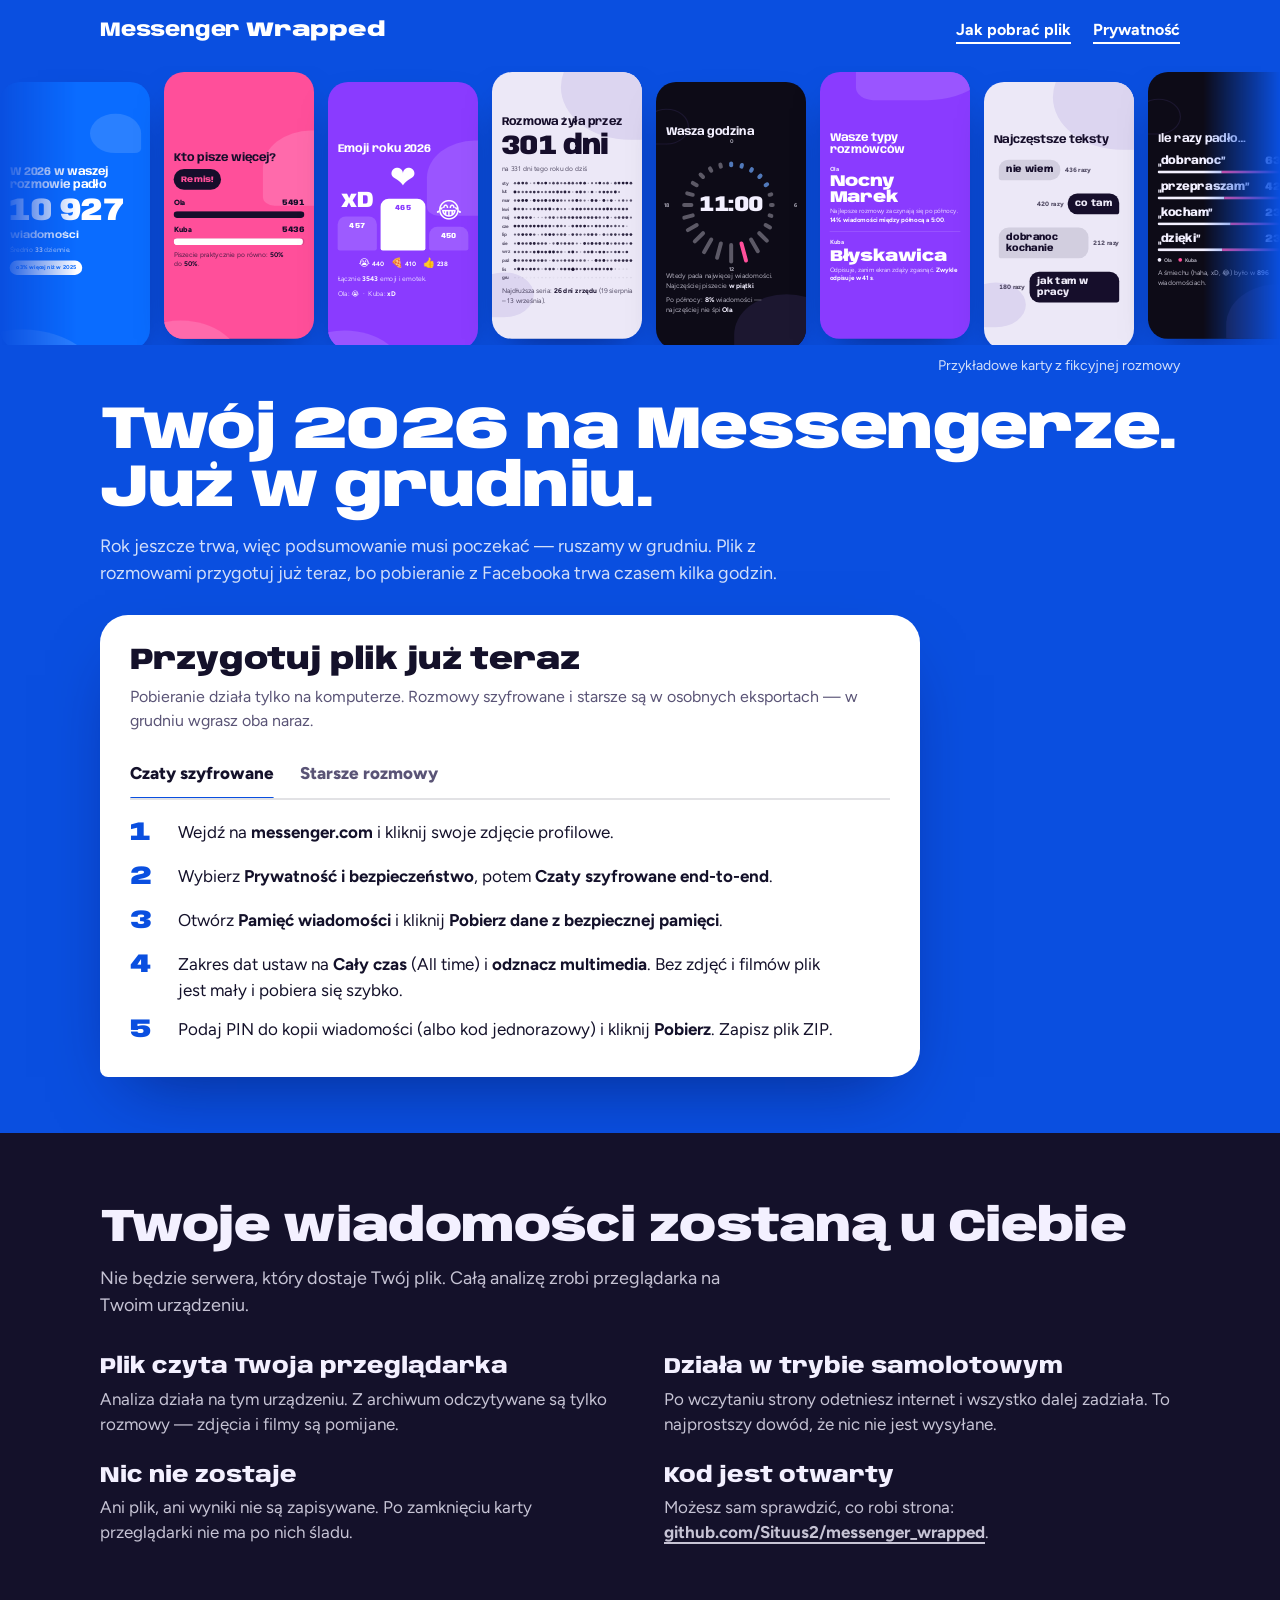
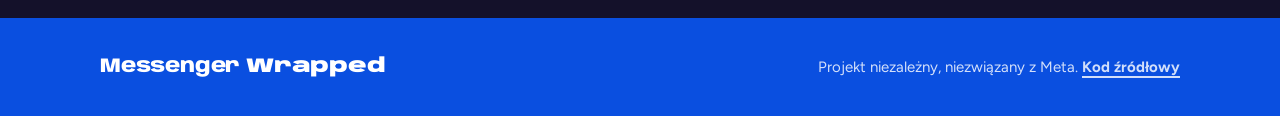
<file: index.html>
<!DOCTYPE html>
<html lang="pl">
<head>
  <meta charset="UTF-8">
  <meta name="viewport" content="width=device-width, initial-scale=1, viewport-fit=cover">
  <meta name="theme-color" content="#0a4fe0">
  <title>Messenger Wrapped — już w grudniu</title>
  <meta name="description" content="Podsumowanie roku z rozmów na Messengerze w stylu Wrapped. Startujemy w grudniu — już teraz możesz przygotować plik z rozmowami.">
  <meta property="og:title" content="Messenger Wrapped — już w grudniu">
  <meta property="og:description" content="Ile wiadomości, kto pisze więcej, wasze emoji i godzina roku. Liczone lokalnie, bez wysyłania danych.">
  <meta property="og:type" content="website">
  <link rel="preload" href="assets/fonts/anybody-latin.woff2" as="font" type="font/woff2" crossorigin>
  <link rel="preload" href="assets/fonts/figtree-latin.woff2" as="font" type="font/woff2" crossorigin>
  <link rel="stylesheet" href="assets/css/fonts.css?v=5">
  <link rel="stylesheet" href="assets/css/stories.css?v=5">
  <link rel="stylesheet" href="assets/css/app.css?v=5">
</head>
<body>
  <div class="view" id="home">
    <section class="top">
      <header class="nav">
        <a class="mark" href="./">Messenger <b>Wrapped</b></a>
        <nav class="nav__links" aria-label="Sekcje">
          <a class="ulink" href="#pobierz">Jak pobrać plik</a>
          <a class="ulink" href="#prywatnosc">Prywatność</a>
        </nav>
      </header>

      <div class="strip" aria-label="Przykładowe karty z fikcyjnej rozmowy">
        <div class="strip__track" id="strip"></div>
      </div>
      <p class="strip__cap">Przykładowe karty z fikcyjnej rozmowy</p>

      <div class="top__main">
        <h1 class="top__title">Twój <span class="yr" data-year></span> na Messengerze. Już w grudniu.</h1>
        <p class="top__lead">Rok jeszcze trwa, więc podsumowanie musi poczekać — ruszamy w grudniu. Plik z rozmowami przygotuj już teraz, bo pobieranie z Facebooka trwa czasem kilka godzin.</p>

        <div class="tool tool--soon" id="pobierz">
          <h2 class="soon__h">Przygotuj plik już teraz</h2>
          <p class="step__p">Pobieranie działa tylko na komputerze. Rozmowy szyfrowane i starsze są w osobnych eksportach — w grudniu wgrasz oba naraz.</p>
          <div class="tabs" role="tablist" aria-label="Rodzaj eksportu">
            <button class="tab" role="tab" id="tab-e2ee" aria-controls="pane-e2ee" aria-selected="true">Czaty szyfrowane</button>
            <button class="tab" role="tab" id="tab-dyi" aria-controls="pane-dyi" aria-selected="false" tabindex="-1">Starsze rozmowy</button>
            <span class="tabs__line" aria-hidden="true"></span>
          </div>
          <div class="panes">
            <ol class="pane" id="pane-e2ee" role="tabpanel" aria-labelledby="tab-e2ee">
              <li>Wejdź na <b>messenger.com</b> i kliknij swoje zdjęcie profilowe.</li>
              <li>Wybierz <b>Prywatność i bezpieczeństwo</b>, potem <b>Czaty szyfrowane end-to-end</b>.</li>
              <li>Otwórz <b>Pamięć wiadomości</b> i kliknij <b>Pobierz dane z bezpiecznej pamięci</b>.</li>
              <li>Zakres dat ustaw na <b>Cały czas</b> (All time) i <b>odznacz multimedia</b>. Bez zdjęć i filmów plik jest mały i pobiera się szybko.</li>
              <li>Podaj PIN do kopii wiadomości (albo kod jednorazowy) i kliknij <b>Pobierz</b>. Zapisz plik ZIP.</li>
            </ol>
            <ol class="pane" id="pane-dyi" role="tabpanel" aria-labelledby="tab-dyi" hidden>
              <li>Na Facebooku otwórz <b>Ustawienia i prywatność</b>, potem <b>Centrum kont</b>.</li>
              <li>Wejdź w <b>Twoje informacje i uprawnienia</b> → <b>Pobierz swoje informacje</b>.</li>
              <li>Zaznacz tylko <b>Wiadomości</b>, wybierz format <b>JSON</b> (nie HTML), a zakres dat ustaw na <b>Cały czas</b> (All time).</li>
              <li>Gdy plik będzie gotowy (zwykle po kilku godzinach), pobierz ZIP z tej samej strony.</li>
            </ol>
          </div>
        </div>
      </div>
    </section>

    <section class="privacy" id="prywatnosc">
      <div class="wrap">
        <h2 class="h2">Twoje wiadomości zostaną u Ciebie</h2>
        <p class="sec__lead">Nie będzie serwera, który dostaje Twój plik. Całą analizę zrobi przeglądarka na Twoim urządzeniu.</p>
        <dl class="proof">
          <div><dt>Plik czyta Twoja przeglądarka</dt><dd>Analiza działa na tym urządzeniu. Z archiwum odczytywane są tylko rozmowy — zdjęcia i filmy są pomijane.</dd></div>
          <div><dt>Działa w trybie samolotowym</dt><dd>Po wczytaniu strony odetniesz internet i wszystko dalej zadziała. To najprostszy dowód, że nic nie jest wysyłane.</dd></div>
          <div><dt>Nic nie zostaje</dt><dd>Ani plik, ani wyniki nie są zapisywane. Po zamknięciu karty przeglądarki nie ma po nich śladu.</dd></div>
          <div><dt>Kod jest otwarty</dt><dd>Możesz sam sprawdzić, co robi strona: <a class="ulink" href="https://github.com/Situus2/messenger_wrapped" rel="noopener">github.com/Situus2/messenger_wrapped</a>.</dd></div>
        </dl>
      </div>
    </section>

    <footer class="foot">
      <div class="wrap foot__in">
        <a class="mark" href="./">Messenger <b>Wrapped</b></a>
        <p>Projekt niezależny, niezwiązany z Meta. <a class="ulink" href="https://github.com/Situus2/messenger_wrapped" rel="noopener">Kod źródłowy</a></p>
      </div>
    </footer>
  </div>

  <script src="assets/js/stories.js?v=5"></script>
  <script src="assets/js/demo.js?v=5"></script>
  <script src="assets/js/teaser.js?v=5"></script>
</body>
</html>
</file>
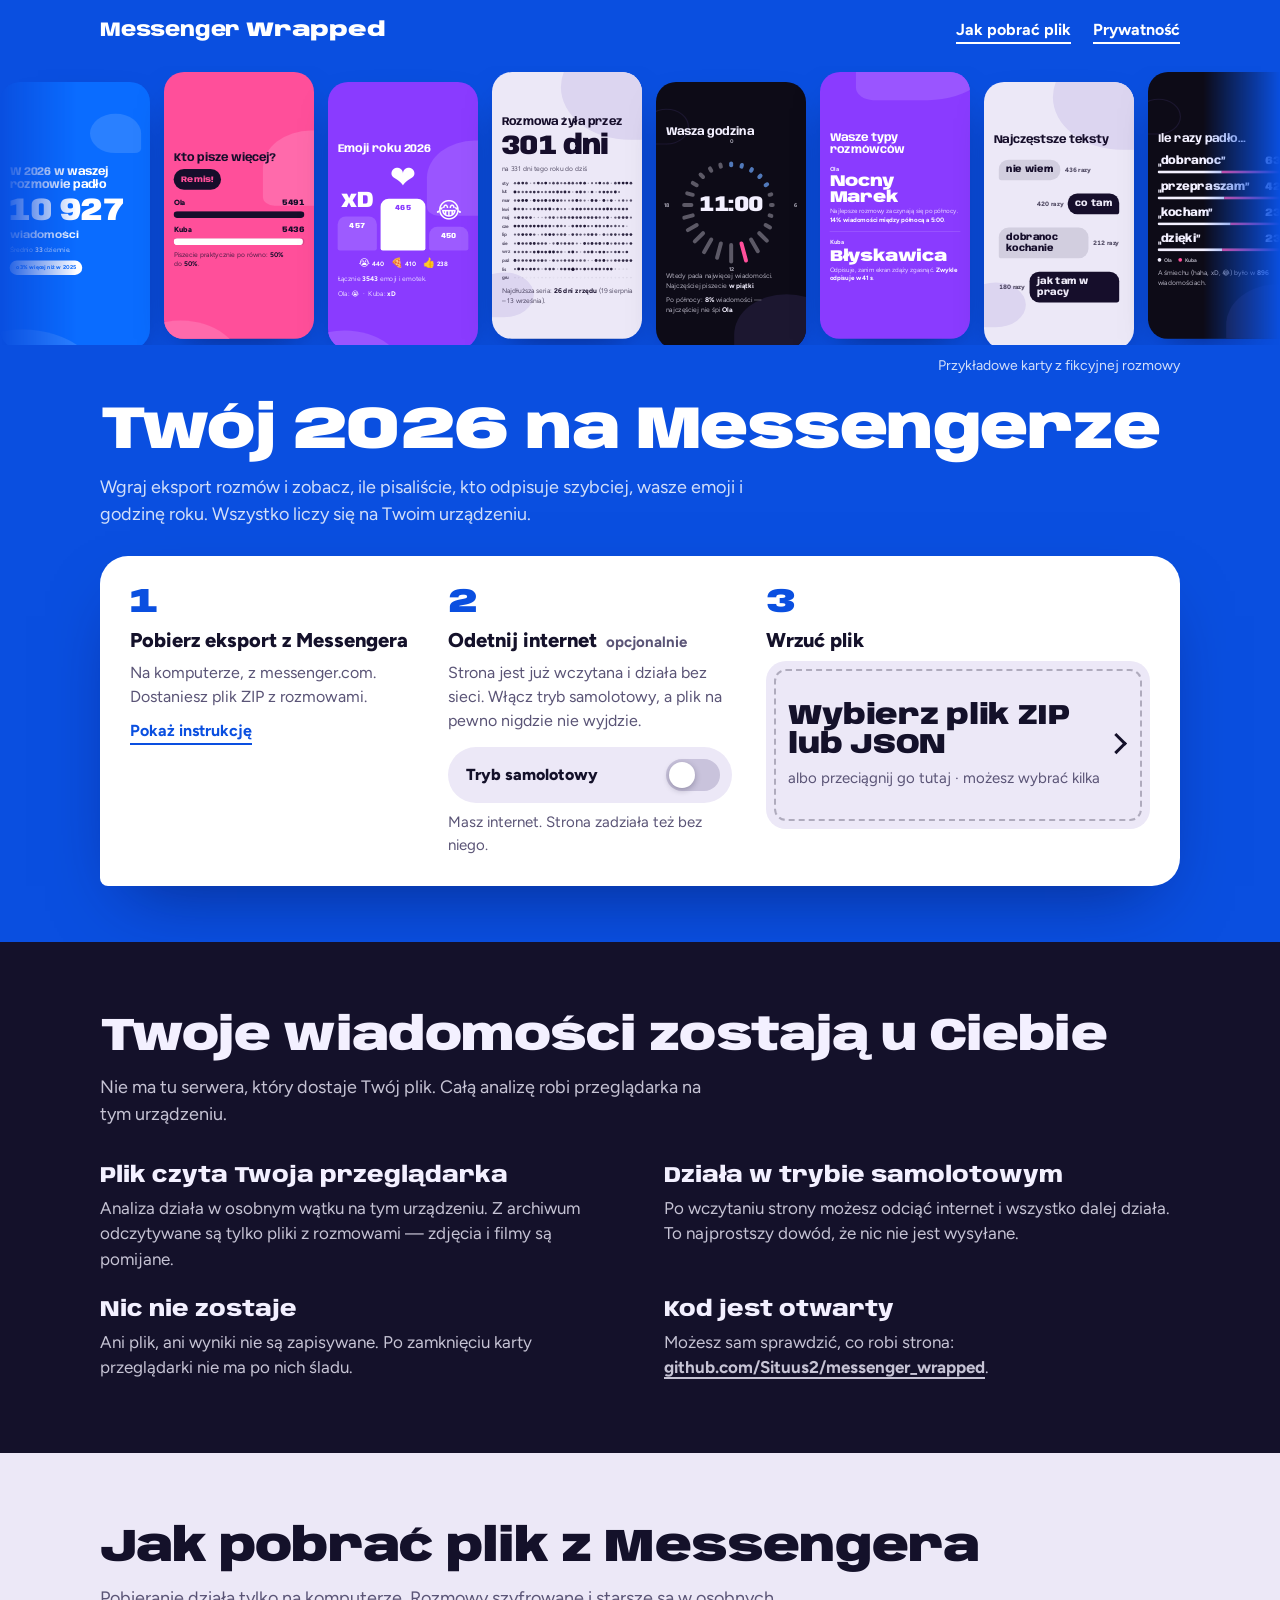
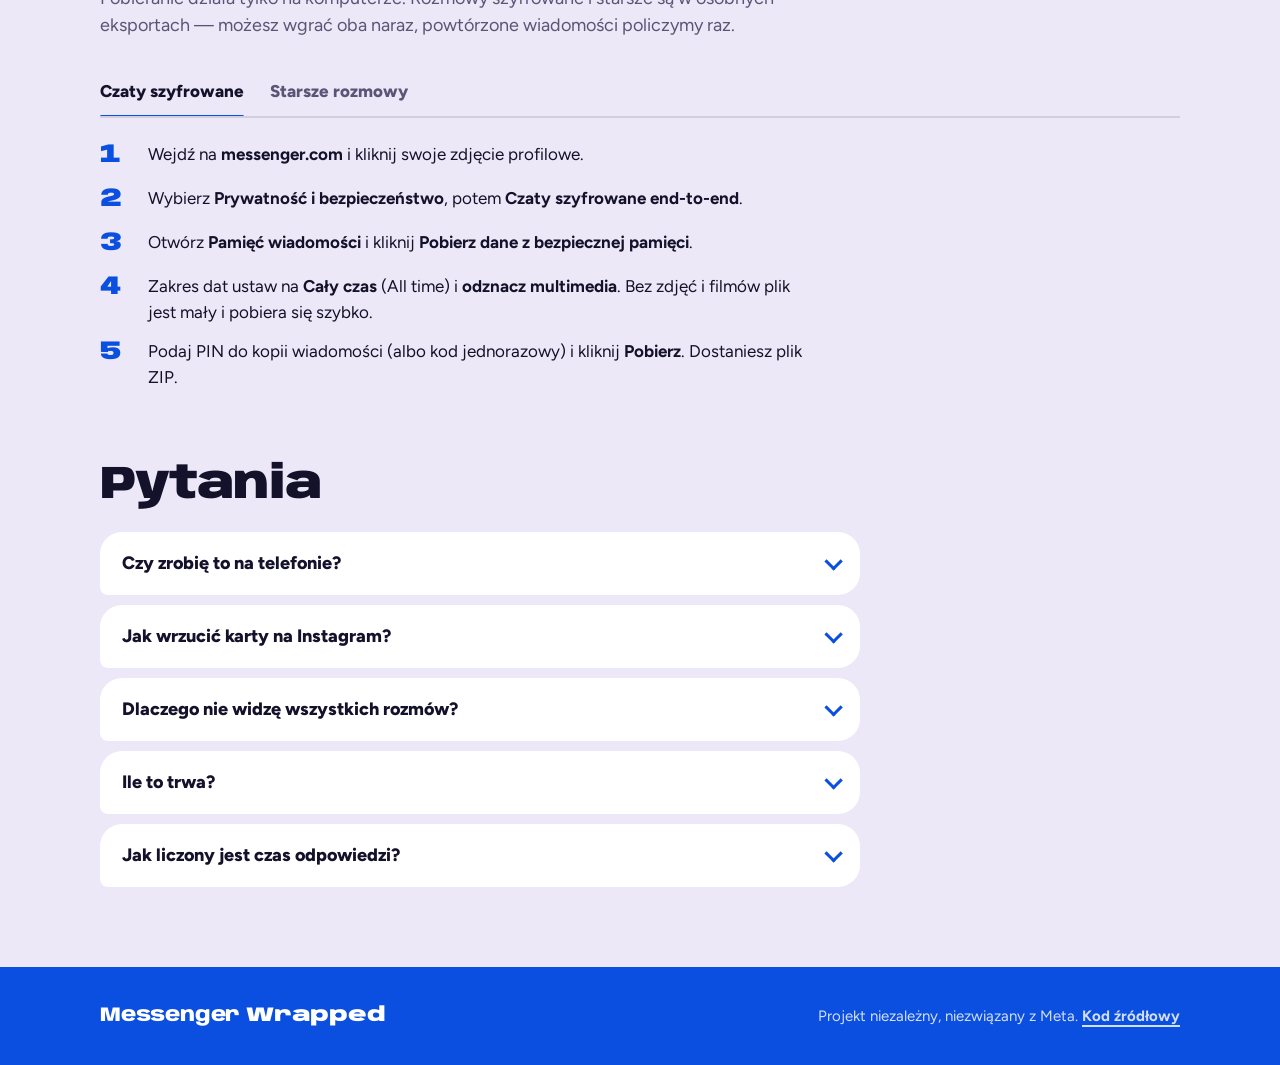
<file: app.html>
<!DOCTYPE html>
<html lang="pl">
<head>
  <meta charset="UTF-8">
  <meta name="viewport" content="width=device-width, initial-scale=1, viewport-fit=cover">
  <meta name="theme-color" content="#0a4fe0">
  <meta name="robots" content="noindex, nofollow">
  <title>Messenger Wrapped — podsumowanie roku z Twoich rozmów</title>
  <meta name="description" content="Podsumowanie roku z rozmów na Messengerze w stylu Wrapped: wiadomości, emoji, godziny, serie i typy rozmówców. Plik analizowany jest w Twojej przeglądarce — działa nawet w trybie samolotowym.">
  <meta property="og:title" content="Messenger Wrapped">
  <meta property="og:description" content="Ile wiadomości, kto pisze więcej, wasze emoji i godzina roku. Liczone lokalnie, bez wysyłania danych.">
  <meta property="og:type" content="website">
  <link rel="preload" href="assets/fonts/anybody-latin.woff2" as="font" type="font/woff2" crossorigin>
  <link rel="preload" href="assets/fonts/figtree-latin.woff2" as="font" type="font/woff2" crossorigin>
  <link rel="stylesheet" href="assets/css/fonts.css?v=5">
  <link rel="stylesheet" href="assets/css/stories.css?v=5">
  <link rel="stylesheet" href="assets/css/app.css?v=5">
</head>
<body>
  <!-- ============ Strona główna ============ -->
  <div class="view" id="home">
    <section class="top">
      <header class="nav">
        <a class="mark" href="">Messenger <b>Wrapped</b></a>
        <nav class="nav__links" aria-label="Sekcje">
          <a class="ulink" href="#pobierz">Jak pobrać plik</a>
          <a class="ulink" href="#prywatnosc">Prywatność</a>
        </nav>
      </header>

      <div class="strip" aria-label="Przykładowe karty z fikcyjnej rozmowy">
        <div class="strip__track" id="strip"></div>
      </div>
      <p class="strip__cap">Przykładowe karty z fikcyjnej rozmowy</p>

      <div class="top__main">
        <h1 class="top__title">Twój <span class="yr" data-year></span> na Messengerze</h1>
        <p class="top__lead">Wgraj eksport rozmów i zobacz, ile pisaliście, kto odpisuje szybciej, wasze emoji i godzinę roku. Wszystko liczy się na Twoim urządzeniu.</p>

        <div class="tool" id="tool">
          <div class="step step--1">
            <span class="step__n">1</span>
            <h2 class="step__t">Pobierz eksport z Messengera</h2>
            <p class="step__p">Na komputerze, z messenger.com. Dostaniesz plik ZIP z rozmowami.</p>
            <a class="ulink ulink--ink" href="#pobierz">Pokaż instrukcję</a>
          </div>

          <div class="step step--2" id="plane" data-net="online">
            <span class="step__n">2</span>
            <h2 class="step__t">Odetnij internet <span class="opt">opcjonalnie</span></h2>
            <p class="step__p">Strona jest już wczytana i działa bez sieci. Włącz tryb samolotowy, a plik na pewno nigdzie nie wyjdzie.</p>
            <button class="plane" type="button" id="planeBtn" aria-describedby="planeMsg">
              <span>Tryb samolotowy</span>
              <span class="toggle" aria-hidden="true"><i></i></span>
            </button>
            <p class="plane__msg" id="planeMsg" aria-live="polite">Masz internet. Strona zadziała też bez niego.</p>
          </div>

          <div class="step step--3" id="upload">
            <span class="step__n">3</span>
            <h2 class="step__t">Wrzuć plik</h2>
            <div class="drop" id="drop">
              <button class="drop__btn" type="button" id="pickBtn">
                <strong>Wybierz plik ZIP lub JSON</strong>
                <span>albo przeciągnij go tutaj · możesz wybrać kilka</span>
              </button>
              <div class="drop__prog" hidden>
                <strong class="drop__title">Otwieram archiwum…</strong>
                <span class="bar"><i></i></span>
                <span class="drop__sub">To zwykle kilka sekund.</span>
              </div>
              <div class="drop__err" hidden role="alert">
                <strong>Nie udało się wczytać pliku</strong>
                <span class="drop__errmsg"></span>
                <button class="btn" type="button" data-retry>Wybierz inny plik</button>
              </div>
              <div class="drop__done" hidden>
                <strong class="drop__donetitle"></strong>
                <span class="drop__donesub"></span>
                <div class="drop__actions"><button class="btn btn--main" type="button" data-show>Wybierz rozmowę</button><button class="btn" type="button" data-retry>Inny plik</button></div>
              </div>
            </div>
          </div>
        </div>
      </div>
    </section>

    <section class="privacy" id="prywatnosc">
      <div class="wrap">
        <h2 class="h2">Twoje wiadomości zostają u Ciebie</h2>
        <p class="sec__lead">Nie ma tu serwera, który dostaje Twój plik. Całą analizę robi przeglądarka na tym urządzeniu.</p>
        <dl class="proof">
          <div><dt>Plik czyta Twoja przeglądarka</dt><dd>Analiza działa w osobnym wątku na tym urządzeniu. Z archiwum odczytywane są tylko pliki z rozmowami — zdjęcia i filmy są pomijane.</dd></div>
          <div><dt>Działa w trybie samolotowym</dt><dd>Po wczytaniu strony możesz odciąć internet i wszystko dalej działa. To najprostszy dowód, że nic nie jest wysyłane.</dd></div>
          <div><dt>Nic nie zostaje</dt><dd>Ani plik, ani wyniki nie są zapisywane. Po zamknięciu karty przeglądarki nie ma po nich śladu.</dd></div>
          <div><dt>Kod jest otwarty</dt><dd>Możesz sam sprawdzić, co robi strona: <a class="ulink" href="https://github.com/Situus2/messenger_wrapped" rel="noopener">github.com/Situus2/messenger_wrapped</a>.</dd></div>
        </dl>
      </div>
    </section>

    <section class="howto" id="pobierz">
      <div class="wrap">
        <h2 class="h2">Jak pobrać plik z Messengera</h2>
        <p class="sec__lead">Pobieranie działa tylko na komputerze. Rozmowy szyfrowane i starsze są w osobnych eksportach — możesz wgrać oba naraz, powtórzone wiadomości policzymy raz.</p>
        <div class="tabs" role="tablist" aria-label="Rodzaj eksportu">
          <button class="tab" role="tab" id="tab-e2ee" aria-controls="pane-e2ee" aria-selected="true">Czaty szyfrowane</button>
          <button class="tab" role="tab" id="tab-dyi" aria-controls="pane-dyi" aria-selected="false" tabindex="-1">Starsze rozmowy</button>
          <span class="tabs__line" aria-hidden="true"></span>
        </div>
        <div class="panes">
          <ol class="pane" id="pane-e2ee" role="tabpanel" aria-labelledby="tab-e2ee">
            <li>Wejdź na <b>messenger.com</b> i kliknij swoje zdjęcie profilowe.</li>
            <li>Wybierz <b>Prywatność i bezpieczeństwo</b>, potem <b>Czaty szyfrowane end-to-end</b>.</li>
            <li>Otwórz <b>Pamięć wiadomości</b> i kliknij <b>Pobierz dane z bezpiecznej pamięci</b>.</li>
            <li>Zakres dat ustaw na <b>Cały czas</b> (All time) i <b>odznacz multimedia</b>. Bez zdjęć i filmów plik jest mały i pobiera się szybko.</li>
            <li>Podaj PIN do kopii wiadomości (albo kod jednorazowy) i kliknij <b>Pobierz</b>. Dostaniesz plik ZIP.</li>
          </ol>
          <ol class="pane" id="pane-dyi" role="tabpanel" aria-labelledby="tab-dyi" hidden>
            <li>Na Facebooku otwórz <b>Ustawienia i prywatność</b>, potem <b>Centrum kont</b>.</li>
            <li>Wejdź w <b>Twoje informacje i uprawnienia</b> → <b>Pobierz swoje informacje</b>.</li>
            <li>Zaznacz tylko <b>Wiadomości</b>, wybierz format <b>JSON</b> (nie HTML), a zakres dat ustaw na <b>Cały czas</b> (All time).</li>
            <li>Gdy plik będzie gotowy (zwykle po kilku godzinach), pobierz ZIP z tej samej strony.</li>
          </ol>
        </div>
      </div>
    </section>

    <section class="faq">
      <div class="wrap">
        <h2 class="h2">Pytania</h2>
        <div class="qa">
          <details><summary>Czy zrobię to na telefonie?</summary><div><p>Plik pobierzesz tylko na komputerze. Samo podsumowanie zrobisz na czym chcesz — wystarczy, że ZIP będzie zapisany na tym urządzeniu (a nie tylko w chmurze).</p></div></details>
          <details><summary>Jak wrzucić karty na Instagram?</summary><div><p>Na dowolnej karcie dotknij „Udostępnij”. Na telefonie wybierz Instagram, a potem Relacja. Na komputerze pobierzesz obrazek 1080 × 1920 albo od razu wszystkie karty w paczce ZIP.</p></div></details>
          <details><summary>Dlaczego nie widzę wszystkich rozmów?</summary><div><p>Czaty szyfrowane i starsze rozmowy są w osobnych eksportach. Wgraj oba pliki naraz — rozmowy z tą samą osobą zostaną połączone.</p></div></details>
          <details><summary>Ile to trwa?</summary><div><p>Od kilku sekund do minuty, zależnie od rozmiaru eksportu. Multimedia z archiwum są pomijane, więc nawet kilkugigabajtowy ZIP czyta się szybko.</p></div></details>
          <details><summary>Jak liczony jest czas odpowiedzi?</summary><div><p>To mediana czasu między wiadomością jednej osoby a odpowiedzią drugiej. Przerwy dłuższe niż 6 godzin się nie liczą — to już nowa rozmowa.</p></div></details>
        </div>
      </div>
    </section>

    <footer class="foot">
      <div class="wrap foot__in">
        <a class="mark" href="">Messenger <b>Wrapped</b></a>
        <p>Projekt niezależny, niezwiązany z Meta. <a class="ulink" href="https://github.com/Situus2/messenger_wrapped" rel="noopener">Kod źródłowy</a></p>
      </div>
    </footer>
  </div>

  <!-- ============ Wybór rozmowy ============ -->
  <div class="view view--pick" id="pick" hidden>
    <header class="nav">
      <a class="mark" href="">Messenger <b>Wrapped</b></a>
      <button class="ulink ulink--btn" type="button" id="backBtn">Inny plik</button>
    </header>
    <div class="pick">
      <h1 class="pick__title">Wybierz rozmowę</h1>
      <p class="pick__meta" id="pickMeta"></p>
      <div class="pick__panel">
        <div class="tabs tabs--years" id="years" role="tablist" aria-label="Okres"><span class="tabs__line" aria-hidden="true"></span></div>
        <label class="search"><span class="visually-hidden">Szukaj rozmowy</span><input type="search" id="q" placeholder="Szukaj osoby lub grupy" autocomplete="off" enterkeyhint="search"></label>
        <ul class="list" id="list"></ul>
      </div>
    </div>
  </div>

  <div id="stage"></div>
  <div class="dropzone-overlay" aria-hidden="true"><p>Upuść plik</p></div>
  <input type="file" id="file" accept=".zip,.json,application/zip,application/json,application/x-zip-compressed" multiple hidden>

  <script src="assets/js/stories.js?v=5"></script>
  <script src="assets/js/exporter.js?v=5"></script>
  <script src="assets/js/demo.js?v=5"></script>
  <script src="assets/js/app.js?v=5"></script>
</body>
</html>
</file>
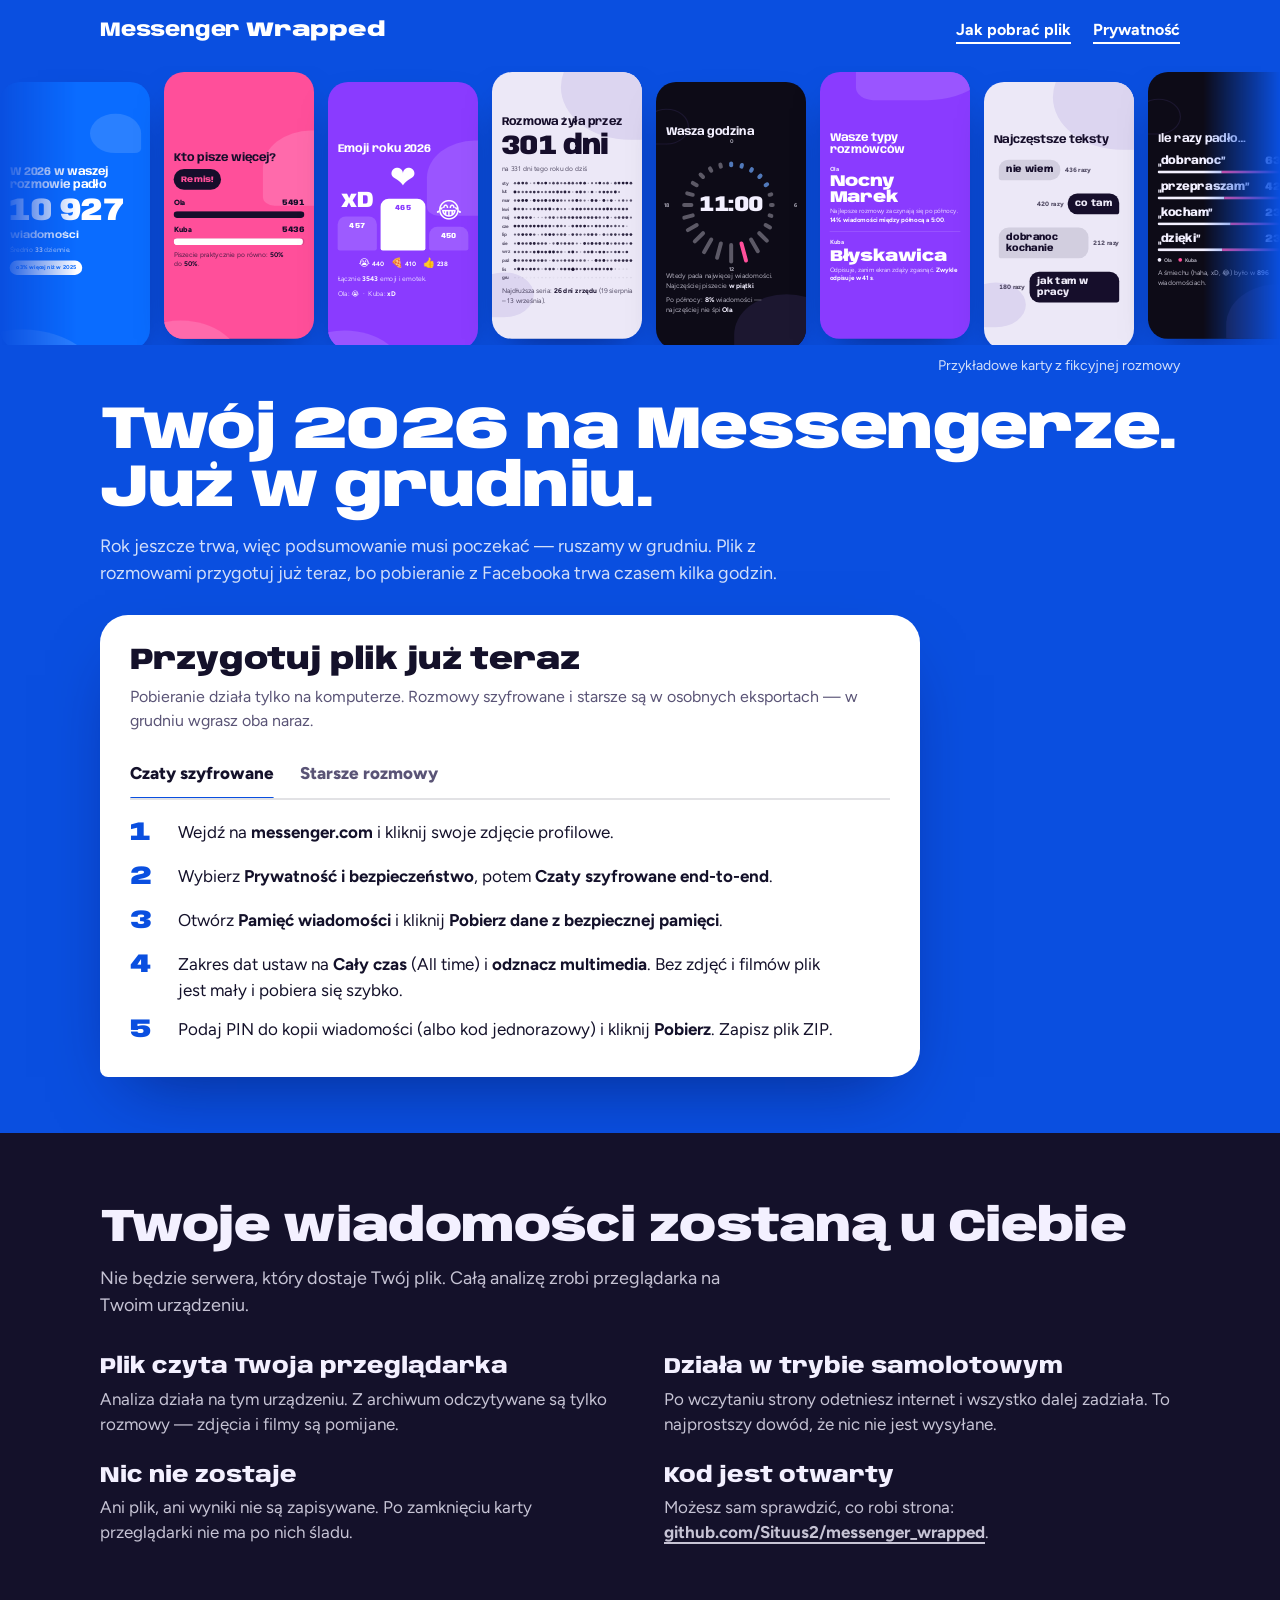
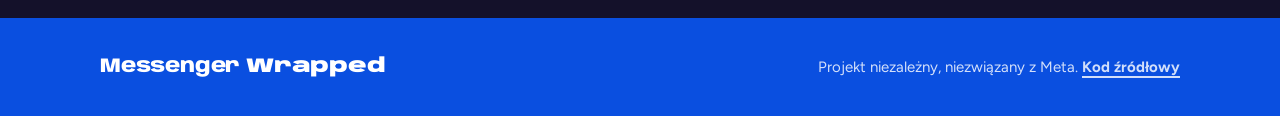
<file: design_new.html>
<!DOCTYPE html>
<html lang="pl">
<head>
  <meta charset="UTF-8">
  <meta name="viewport" content="width=device-width, initial-scale=1">
  <title>Messenger Wrapped</title>
  <meta http-equiv="refresh" content="0; url=./">
  <link rel="canonical" href="./">
  <script>location.replace('./');</script>
</head>
<body style="background:#0d0b17;color:#f3f0ff;font-family:system-ui,sans-serif">
  <p><a href="./" style="color:#b9cdff">Messenger Wrapped przeniósł się na stronę główną.</a></p>
</body>
</html>
</file>
<file: assets/css/fonts.css>
/* Fonty hostowane lokalnie (SIL Open Font License): Anybody — Tyler Finck, Figtree — Erik Kennedy. */
@font-face {
  font-family: 'Anybody';
  font-style: normal;
  font-weight: 400 900;
  font-stretch: 50% 150%;
  font-display: swap;
  src: url(../fonts/anybody-latin-ext.woff2) format('woff2');
  unicode-range: U+0100-02BA, U+02BD-02C5, U+02C7-02CC, U+02CE-02D7, U+02DD-02FF, U+0304, U+0308, U+0329, U+1D00-1DBF, U+1E00-1E9F, U+1EF2-1EFF, U+2020, U+20A0-20AB, U+20AD-20C4, U+2113, U+2C60-2C7F, U+A720-A7FF;
}
@font-face {
  font-family: 'Anybody';
  font-style: normal;
  font-weight: 400 900;
  font-stretch: 50% 150%;
  font-display: swap;
  src: url(../fonts/anybody-latin.woff2) format('woff2');
  unicode-range: U+0000-00FF, U+0131, U+0152-0153, U+02BB-02BC, U+02C6, U+02DA, U+02DC, U+0304, U+0308, U+0329, U+2000-206F, U+20AC, U+2122, U+2191, U+2193, U+2212, U+2215, U+FEFF, U+FFFD;
}
@font-face {
  font-family: 'Figtree';
  font-style: normal;
  font-weight: 400 800;
  font-display: swap;
  src: url(../fonts/figtree-latin-ext.woff2) format('woff2');
  unicode-range: U+0100-02BA, U+02BD-02C5, U+02C7-02CC, U+02CE-02D7, U+02DD-02FF, U+0304, U+0308, U+0329, U+1D00-1DBF, U+1E00-1E9F, U+1EF2-1EFF, U+2020, U+20A0-20AB, U+20AD-20C4, U+2113, U+2C60-2C7F, U+A720-A7FF;
}
@font-face {
  font-family: 'Figtree';
  font-style: normal;
  font-weight: 400 800;
  font-display: swap;
  src: url(../fonts/figtree-latin.woff2) format('woff2');
  unicode-range: U+0000-00FF, U+0131, U+0152-0153, U+02BB-02BC, U+02C6, U+02DA, U+02DC, U+0304, U+0308, U+0329, U+2000-206F, U+20AC, U+2122, U+2191, U+2193, U+2212, U+2215, U+FEFF, U+FFFD;
}
</file>
<file: assets/css/stories.css>
/*
 * Messenger Wrapped — karty podsumowania (stories)
 *
 * Kierunek:
 * - Świat tematu: gradient wysłanego dymka Messengera (niebieski → fiolet → róż),
 *   szary dymek odebranej wiadomości, trzy kropki "pisze…", przełącznik trybu samolotowego.
 * - Każda karta to pełne pole jednego koloru z tego gradientu (jak plakat), a nie
 *   szklana karta na ciemnym tle. Kolor tła płynnie przechodzi między kartami.
 * - Typografia: Anybody (zmienna szerokość 50–150%) — liczby "rozciągają się" przy
 *   odsłonie jak dymek, który się wypełnia; Figtree jako tekst, bo jest przyjazny jak UI czatu.
 * - Kształty: dymki czatu — duży promień z jednym ostrym rogiem po stronie nadawcy.
 * - Ruch-podpis: kropki "pisze…" zamieniają się w odpowiedź (dymek rośnie do treści).
 */

:root {
  --mw-blue: #0a6cff;
  --mw-violet: #8a3bff;
  --mw-pink: #ff4f9a;
  --mw-coral: #ff7a52;
  --mw-lilac: #ece8f7;
  --mw-ink: #160e2b;
  --mw-night: #0d0b17;
  --mw-paper: #fbfaff;
  --ease-out: cubic-bezier(0.16, 1, 0.3, 1);
  --ease-io: cubic-bezier(0.65, 0, 0.35, 1);
  --ease-spring: cubic-bezier(0.34, 1.56, 0.64, 1);
  --font-display: 'Anybody', 'Arial Narrow', system-ui, sans-serif;
  --font-text: 'Figtree', system-ui, -apple-system, 'Segoe UI', sans-serif;
  --bubble: 26px;
  --bubble-tail: 7px;
}

/* ---------- Palety (bg, tekst, akcent, druga osoba, ton dekoracji) ---------- */
[data-pal="night"]  { --bg: var(--mw-night);  --ink: #f3f0ff; --acc: var(--mw-pink);  --acc2: #6ea8ff; --pa: #f3f0ff; --pb: var(--mw-pink); --deco: #1c1730; --soft: rgba(243, 240, 255, 0.72); }
[data-pal="blue"]   { --bg: var(--mw-blue);   --ink: #ffffff; --acc: #ffd2e6;        --acc2: var(--mw-ink); --pa: #ffffff; --pb: var(--mw-ink); --deco: #2a80ff; --soft: rgba(255, 255, 255, 0.8); }
[data-pal="pink"]   { --bg: var(--mw-pink);   --ink: var(--mw-ink); --acc: #ffffff;  --acc2: #2b1060; --pa: var(--mw-ink); --pb: #ffffff; --deco: #ff6aab; --soft: rgba(22, 14, 43, 0.74); }
[data-pal="violet"] { --bg: var(--mw-violet); --ink: #ffffff; --acc: #ffb8d6;        --acc2: #c9e0ff; --pa: #ffffff; --pb: #ffb8d6; --deco: #9a55ff; --soft: rgba(255, 255, 255, 0.8); }
[data-pal="coral"]  { --bg: var(--mw-coral);  --ink: var(--mw-ink); --acc: #ffffff;  --acc2: #4a1a00; --pa: var(--mw-ink); --pb: #ffffff; --deco: #ff9170; --soft: rgba(22, 14, 43, 0.74); }
[data-pal="lilac"]  { --bg: var(--mw-lilac);  --ink: var(--mw-ink); --acc: var(--mw-blue); --acc2: var(--mw-pink); --pa: var(--mw-blue); --pb: var(--mw-pink); --deco: #dcd5f0; --soft: rgba(22, 14, 43, 0.7); }

/* ---------- Scena ---------- */
.st {
  position: fixed; inset: 0; z-index: 50;
  display: grid; place-items: center;
  background: #07060c;
  font-family: var(--font-text);
  -webkit-font-smoothing: antialiased;
  touch-action: manipulation;
  user-select: none; -webkit-user-select: none;
}
.st[hidden] { display: none; }
.st__frame {
  position: relative;
  width: 100%; height: 100%;
  overflow: hidden;
  background: var(--bg);
  color: var(--ink);
  font-family: var(--font-text);
  line-height: 1.4;
  -webkit-font-smoothing: antialiased;
  transition: background-color 600ms var(--ease-io), color 400ms var(--ease-io);
  container-type: size;
}
.st__frame *, .st__frame *::before, .st__frame *::after { box-sizing: border-box; margin: 0; padding: 0; }
@media (min-width: 640px) and (min-height: 560px) {
  .st__frame {
    height: min(92dvh, 880px);
    width: auto;
    aspect-ratio: 9 / 16;
    border-radius: 34px;
    box-shadow: 0 40px 120px -30px rgba(0, 0, 0, 0.8), 0 0 0 1px rgba(255, 255, 255, 0.06);
  }
}

/* Paski postępu */
.st__bars {
  position: absolute; z-index: 30; top: 0; left: 0; right: 0;
  display: flex; gap: 4px;
  padding: max(12px, env(safe-area-inset-top)) 12px 0;
  pointer-events: none;
}
.st__bars span {
  flex: 1; height: 3px; border-radius: 3px; overflow: hidden;
  background: color-mix(in srgb, var(--ink) 26%, transparent);
}
.st__bars i {
  display: block; height: 100%; width: 100%;
  background: var(--ink);
  transform-origin: left center;
  transform: scaleX(0);
}
.st__bars span.is-done i { transform: scaleX(1); }
.st__bars span.is-run i { animation: st-fill var(--dur, 7s) linear forwards; }
.st.is-paused .st__bars span.is-run i { animation-play-state: paused; }
@keyframes st-fill { to { transform: scaleX(1); } }

.st__top {
  position: absolute; z-index: 30; left: 0; right: 0;
  top: calc(max(12px, env(safe-area-inset-top)) + 10px);
  display: flex; align-items: center; gap: 4px;
  padding: 0 8px 0 18px;
}
.st__mark {
  font-family: var(--font-display); font-weight: 800; font-stretch: 112%;
  font-size: 15px; letter-spacing: -0.01em;
  margin-right: auto; white-space: nowrap; min-width: 0; overflow: hidden; text-overflow: ellipsis;
}
.st__mark b { font-weight: 800; color: var(--acc); transition: color 400ms var(--ease-io); }
.st__btn {
  appearance: none; border: 0; background: transparent; color: inherit;
  width: 44px; height: 44px; border-radius: 999px;
  display: grid; place-items: center; cursor: pointer;
  font: inherit; font-size: 20px; line-height: 1;
  transition: background-color 150ms, transform 120ms;
}
.st__btn:hover { background: color-mix(in srgb, var(--ink) 12%, transparent); }
.st__btn:active { transform: scale(0.92); }
.st__btn:focus-visible { outline: 2px solid var(--ink); outline-offset: 2px; }
.st__btn .pp { display: flex; gap: 4px; }
.st__btn .pp i { width: 4px; height: 14px; border-radius: 2px; background: currentColor; }
.st.is-paused .st__btn .pp { gap: 0; }
.st.is-paused .st__btn .pp i:first-child { width: 0; height: 0; border-radius: 0; background: none;
  border-style: solid; border-width: 8px 0 8px 13px; border-color: transparent transparent transparent currentColor; margin-left: 3px; }
.st.is-paused .st__btn .pp i:last-child { display: none; }
.st__btn .x { position: relative; width: 16px; height: 16px; }
.st__btn .x::before, .st__btn .x::after {
  content: ''; position: absolute; left: 50%; top: 50%; width: 19px; height: 2.5px; border-radius: 2px;
  background: currentColor; transform: translate(-50%, -50%) rotate(45deg);
}
.st__btn .x::after { transform: translate(-50%, -50%) rotate(-45deg); }

/* Strzałki na desktopie (poza ramką) */
.st__arrow {
  position: absolute; top: 50%; z-index: 5;
  width: 52px; height: 52px; margin-top: -26px; border-radius: 999px;
  border: 0; background: rgba(255, 255, 255, 0.08); color: #fff; cursor: pointer;
  display: none; place-items: center; font-size: 22px;
  transition: background-color 150ms, transform 150ms var(--ease-out);
}
.st__arrow:hover { background: rgba(255, 255, 255, 0.16); }
.st__arrow:active { transform: scale(0.94); }
.st__arrow--prev { left: calc(50% - min(92dvh, 880px) * 9 / 32 - 84px); }
.st__arrow--next { right: calc(50% - min(92dvh, 880px) * 9 / 32 - 84px); }
.st__arrow::before { content: ''; width: 11px; height: 11px; border: solid currentColor; border-width: 0 2.5px 2.5px 0; transform: rotate(-45deg); margin-right: 4px; }
.st__arrow--prev::before { transform: rotate(135deg); margin: 0 0 0 4px; }
@media (min-width: 900px) and (min-height: 560px) { .st__arrow { display: grid; } }

/* ---------- Karta ---------- */
.card {
  position: absolute; inset: 0;
  display: flex; flex-direction: column; justify-content: center;
  padding: calc(max(12px, env(safe-area-inset-top)) + 70px) 26px calc(max(20px, env(safe-area-inset-bottom)) + 34px);
  opacity: 0; visibility: hidden;
  transition: opacity 260ms var(--ease-io), visibility 0s linear 260ms, transform 360ms var(--ease-io);
  transform: scale(0.985);
}
.card.is-live { opacity: 1; visibility: visible; transform: none; transition: opacity 320ms var(--ease-out), visibility 0s, transform 520ms var(--ease-out); }
.card__body { position: relative; z-index: 2; display: flex; flex-direction: column; gap: 14px; }
.card__deco { position: absolute; inset: 0; z-index: 0; pointer-events: none; overflow: hidden; }

/* Dymki w tle */
.blob {
  position: absolute;
  background: var(--deco);
  border-radius: 50% 50% 50% 12%;
  transition: background-color 600ms var(--ease-io);
  opacity: 0;
}
.blob--r { border-radius: 50% 50% 12% 50%; }
.blob--ring { background: transparent; border: 3px solid var(--deco); }
.card.is-live .blob { animation: blob-in 1400ms var(--ease-out) both, blob-float 9s ease-in-out 1400ms infinite alternate; animation-delay: var(--bd, 0ms), calc(var(--bd, 0ms) + 1400ms); }
@keyframes blob-in { from { opacity: 0; transform: translate(var(--bx, 0px), var(--by, 60px)) scale(0.7) rotate(var(--br, -8deg)); } to { opacity: 1; transform: none; } }
@keyframes blob-float { to { transform: translate(var(--fx, 10px), var(--fy, -14px)) rotate(var(--fr, 2deg)); } }

/* ---------- Typografia ---------- */
.lead {
  font-family: var(--font-display);
  font-weight: 700; font-stretch: 100%;
  font-size: clamp(24px, 7.6cqw, 36px);
  line-height: 1.08; letter-spacing: -0.015em;
  text-wrap: balance;
}
.lead em { font-style: normal; color: var(--acc); transition: color 400ms; }
.hero {
  font-family: var(--font-display);
  font-weight: 900; font-stretch: 100%;
  font-size: min(var(--hmax, 31cqw), calc(84cqw / (var(--chars, 4) * 0.66)));
  line-height: 0.88; letter-spacing: -0.035em;
  font-variant-numeric: tabular-nums;
  white-space: nowrap;
  margin: 4px 0 0 -0.04em;
}
.hero--sm { --hmax: 21cqw; }
.hero small { font-size: 0.42em; letter-spacing: -0.01em; font-stretch: 100%; }
.unit {
  font-family: var(--font-display); font-weight: 700; font-stretch: 112%;
  font-size: clamp(20px, 6.4cqw, 30px); line-height: 1.05;
}
.txt { font-size: clamp(16px, 4.5cqw, 19px); line-height: 1.42; color: var(--soft); text-wrap: pretty; max-width: 34ch; }
.txt b, .txt strong { color: var(--ink); font-weight: 700; }
.note { font-size: 14px; line-height: 1.4; color: var(--soft); }
.big-name {
  font-family: var(--font-display); font-weight: 900; font-stretch: 118%;
  font-size: clamp(34px, 12.5cqw, 60px); line-height: 0.95; letter-spacing: -0.03em;
  overflow-wrap: anywhere;
}
.chip {
  align-self: flex-start;
  display: inline-flex; align-items: center; gap: 8px;
  padding: 9px 16px; border-radius: 999px;
  background: var(--ink); color: var(--bg);
  font-weight: 700; font-size: 15px;
  transition: background-color 400ms, color 400ms;
}
.num { font-variant-numeric: tabular-nums; }

/* ---------- Choreografia ---------- */
[data-a] { opacity: 0; }
.card.is-live [data-a] { animation-duration: 760ms; animation-timing-function: var(--ease-out); animation-fill-mode: both; animation-delay: var(--d, 0ms); }
.card.is-live [data-a="rise"] { animation-name: a-rise; }
.card.is-live [data-a="pop"] { animation-name: a-pop; animation-timing-function: var(--ease-spring); animation-duration: 640ms; }
.card.is-live [data-a="wipe"] { animation-name: a-wipe; animation-duration: 900ms; }
.card.is-live [data-a="blur"] { animation-name: a-blur; animation-duration: 900ms; }
.card.is-live [data-a="stretch"] { animation-name: a-stretch; animation-duration: 1500ms; }
.card.is-live [data-a="fade"] { animation-name: a-fade; animation-duration: 500ms; }
@keyframes a-rise { from { opacity: 0; transform: translateY(26px); } to { opacity: 1; transform: none; } }
@keyframes a-pop { from { opacity: 0; transform: scale(0.4) rotate(-10deg); } to { opacity: 1; transform: none; } }
@keyframes a-wipe { from { opacity: 1; clip-path: inset(0 100% 0 0); } to { opacity: 1; clip-path: inset(0 -10% 0 0); } }
@keyframes a-blur { from { opacity: 0; filter: blur(14px); transform: scale(1.06); } to { opacity: 1; filter: none; transform: none; } }
@keyframes a-stretch { 0% { opacity: 0; font-stretch: 50%; } 18% { opacity: 1; } 100% { opacity: 1; font-stretch: 100%; } }
@keyframes a-fade { from { opacity: 0; } to { opacity: 1; } }

/* Słowa pojawiające się po kolei */
.w { display: inline-block; opacity: 0; }
.card.is-live .w { animation: a-word 620ms var(--ease-out) both; animation-delay: calc(var(--d, 0ms) + var(--i) * 70ms); }
@keyframes a-word { from { opacity: 0; transform: translateY(0.45em) rotate(3deg); } to { opacity: 1; transform: none; } }

.st.is-paused .card * { animation-play-state: paused !important; }

/* ---------- Dymki czatu ---------- */
.bubble {
  display: inline-block;
  max-width: 88%;
  padding: 12px 17px;
  border-radius: var(--bubble) var(--bubble) var(--bubble) var(--bubble-tail);
  background: color-mix(in srgb, var(--ink) 12%, var(--bg));
  color: var(--ink);
  font-size: clamp(17px, 4.9cqw, 21px); line-height: 1.32;
  overflow-wrap: anywhere;
  transition: background-color 400ms;
}
.bubble--me {
  align-self: flex-end;
  border-radius: var(--bubble) var(--bubble) var(--bubble-tail) var(--bubble);
  background: var(--ink); color: var(--bg);
}
.bubble--grad { background: linear-gradient(160deg, var(--mw-violet), var(--mw-blue) 70%); color: #fff; }
.who { font-size: 14px; font-weight: 700; color: var(--soft); margin: 0 0 6px 6px; }
.thread { display: flex; flex-direction: column; align-items: flex-start; gap: 8px; }
.bubble--emoji { background: none !important; padding: 0 4px; font-size: clamp(56px, 18cqw, 84px); line-height: 1.1; }

/* Kropki "pisze…" zamieniające się w odpowiedź */
.tb {
  position: relative; display: inline-grid; align-items: center;
  height: var(--tbh, 56px);
  width: 76px;
  grid-template-columns: minmax(0, 1fr);
  padding: 0 20px;
  border-radius: 999px;
  background: var(--ink); color: var(--bg);
  overflow: hidden;
  transition: width 460ms var(--ease-io), background-color 400ms, color 400ms;
}
.tb > * { grid-area: 1 / 1; }
.tb__dots { display: flex; gap: 6px; justify-self: center; transition: opacity 180ms, transform 220ms var(--ease-out); }
.tb__dots i { width: 8px; height: 8px; border-radius: 50%; background: currentColor; opacity: 0.5; }
.card.is-live .tb__dots i { animation: tb-dot 1.1s ease-in-out infinite; }
.tb__dots i:nth-child(2) { animation-delay: 0.15s !important; }
.tb__dots i:nth-child(3) { animation-delay: 0.3s !important; }
@keyframes tb-dot { 0%, 60%, 100% { transform: translateY(0); opacity: 0.45; } 30% { transform: translateY(-5px); opacity: 1; } }
.tb__text {
  justify-self: start;
  white-space: nowrap; opacity: 0; transform: translateY(8px);
  font-family: var(--font-display); font-weight: 800; font-size: 22px; font-stretch: 108%;
  transition: opacity 260ms 140ms, transform 360ms 140ms var(--ease-out);
}
.tb.is-done .tb__dots { opacity: 0; transform: scale(0.6); }
.tb.is-done .tb__text { opacity: 1; transform: none; }
.tb--soft { background: color-mix(in srgb, var(--ink) 14%, var(--bg)); color: var(--ink); }

/* ---------- Pojedynek / ranking ---------- */
.duel { display: flex; flex-direction: column; gap: 18px; margin-top: 6px; }
.duel__row { display: grid; gap: 7px; }
.duel__head { display: flex; justify-content: space-between; align-items: baseline; gap: 12px; }
.duel__name { font-weight: 800; font-size: clamp(18px, 5cqw, 22px); overflow: hidden; text-overflow: ellipsis; white-space: nowrap; }
.duel__val { font-family: var(--font-display); font-weight: 800; font-size: clamp(18px, 5.4cqw, 24px); font-variant-numeric: tabular-nums; white-space: nowrap; }
.duel__track { height: 18px; border-radius: 999px; background: color-mix(in srgb, var(--ink) 14%, transparent); overflow: hidden; }
.duel__fill {
  height: 100%; width: calc(var(--v) * 100%); border-radius: inherit; background: var(--pa);
  transform-origin: left; transform: scaleX(0);
}
.duel__row:nth-child(2) .duel__fill { background: var(--pb); }
.duel__row.is-lead .duel__fill { background: var(--acc); }
.card.is-live .duel__fill { animation: grow-x 1300ms var(--ease-out) both; animation-delay: var(--d, 0ms); }
@keyframes grow-x { to { transform: scaleX(1); } }

.split { display: flex; height: 54px; border-radius: 999px; overflow: hidden; background: color-mix(in srgb, var(--ink) 14%, transparent); }
.split > div {
  display: flex; align-items: center; padding: 0 18px; min-width: 0;
  font-weight: 800; font-size: 17px; white-space: nowrap;
  flex: var(--v) 1 0; transform-origin: left; transform: scaleX(0);
}
.split > div:first-child { background: var(--pa); color: var(--bg); }
.split > div:last-child { background: var(--pb); color: var(--bg); justify-content: flex-end; transform-origin: right; }
.card.is-live .split > div { animation: grow-x 1200ms var(--ease-out) both; animation-delay: var(--d, 0ms); }
.split-legend { display: flex; justify-content: space-between; gap: 12px; font-weight: 700; font-size: 16px; }

/* ---------- Wykres miesięcy ---------- */
.bars {
  display: grid; grid-template-columns: repeat(var(--n, 12), 1fr); align-items: end;
  gap: 5px; height: clamp(140px, 30cqh, 260px);
}
.bars > div { display: grid; grid-template-rows: 1fr auto; gap: 6px; height: 100%; }
.bars b {
  align-self: end; height: calc(var(--v) * 100%); min-height: 4px;
  border-radius: 10px 10px 4px 4px; background: color-mix(in srgb, var(--ink) 30%, transparent);
  transform-origin: bottom; transform: scaleY(0);
}
.bars .is-best b { background: var(--ink); }
.bars span { text-align: center; font-size: 13px; font-weight: 700; color: var(--soft); }
.bars .is-best span { color: var(--ink); }
.card.is-live .bars b { animation: grow-y 900ms var(--ease-out) both; animation-delay: calc(var(--d, 0ms) + var(--i) * 45ms); }
@keyframes grow-y { to { transform: scaleY(1); } }

/* ---------- Kalendarz roku (12 rzędów × dni) ---------- */
.year { display: grid; gap: 5px; margin-top: 4px; }
.year__row { display: grid; grid-template-columns: 30px repeat(31, 1fr); align-items: center; gap: 2px; }
.year__row > span { font-size: 13px; font-weight: 700; color: var(--soft); }
.year__row i {
  aspect-ratio: 1; border-radius: 50%;
  background: var(--ink);
  opacity: 0; transform: scale(0.2);
}
.year__row i[data-l="0"] { background: color-mix(in srgb, var(--ink) 30%, transparent); }
.year__row i[data-l="f"] { background: transparent; box-shadow: inset 0 0 0 1px color-mix(in srgb, var(--ink) 22%, transparent); }
.card.is-live .year__row i { animation: dot-in 520ms var(--ease-spring) both; animation-delay: calc(var(--d, 0ms) + var(--i) * 4ms); }
@keyframes dot-in { to { opacity: var(--o, 1); transform: scale(var(--s, 1)); } }

/* ---------- Zegar ---------- */
.clock { position: relative; width: min(78cqw, 46cqh); aspect-ratio: 1; align-self: center; margin: 4px 0; }
.clock svg { width: 100%; height: 100%; overflow: visible; }
.clock line { stroke: color-mix(in srgb, var(--ink) 34%, transparent); stroke-width: 9; stroke-linecap: round; }
.clock line.is-peak { stroke: var(--acc); }
.clock line.is-night { stroke: color-mix(in srgb, var(--acc2) 70%, transparent); }
.card.is-live .clock line { animation: draw 900ms var(--ease-out) both; animation-delay: calc(var(--d, 0ms) + var(--i) * 30ms); }
@keyframes draw { from { stroke-dashoffset: var(--len); } to { stroke-dashoffset: 0; } }
.clock text { fill: var(--soft); font: 700 13px var(--font-text); }
.clock__mid { position: absolute; inset: 0; display: grid; place-content: center; text-align: center; }
.clock__mid .hero { --hmax: 14.5cqw; margin: 0; }

/* ---------- Podium emoji ---------- */
.podium { display: grid; grid-template-columns: 1fr 1.15fr 1fr; align-items: end; gap: 10px; margin-top: 10px; }
.podium > div { display: grid; justify-items: center; gap: 10px; }
.podium .e { font-size: clamp(46px, 15cqw, 76px); line-height: 1; font-family: var(--font-display); font-weight: 900; font-stretch: 100%; }
.podium > div:nth-child(2) .e { font-size: clamp(64px, 21cqw, 104px); }
.podium .col {
  width: 100%; display: grid; place-items: center; align-content: start; padding-top: 12px;
  border-radius: 22px 22px 6px 6px; background: color-mix(in srgb, var(--ink) 16%, transparent);
  font-family: var(--font-display); font-weight: 800; font-size: clamp(17px, 5cqw, 22px); font-variant-numeric: tabular-nums;
  transform-origin: bottom; transform: scaleY(0);
}
.podium > div:nth-child(1) .col { height: 92px; }
.podium > div:nth-child(2) .col { height: 140px; background: var(--ink); color: var(--bg); }
.podium > div:nth-child(3) .col { height: 64px; }
.card.is-live .podium .col { animation: grow-y 900ms var(--ease-out) both; animation-delay: var(--d, 0ms); }
.rest { display: flex; flex-wrap: wrap; gap: 8px 18px; justify-content: center; font-weight: 700; font-size: 17px; }
.rest span { display: inline-flex; gap: 6px; align-items: baseline; }
.rest .e2 { font-size: 26px; }

/* ---------- Listy (słowa, zwroty, drobne słowa, media) ---------- */
.cols { display: grid; grid-template-columns: 1fr 1fr; gap: 18px; }
.wlist { display: grid; gap: 6px; align-content: start; }
.wlist h3 { font-size: 15px; font-weight: 800; color: var(--soft); margin-bottom: 2px; overflow: hidden; text-overflow: ellipsis; white-space: nowrap; }
.wlist .wd { font-family: var(--font-display); font-weight: 800; font-size: clamp(22px, 7cqw, 32px); line-height: 1.05; letter-spacing: -0.015em; overflow-wrap: anywhere; }
.wlist .wd small { font-family: var(--font-text); font-size: 14px; font-weight: 700; color: var(--soft); letter-spacing: 0; margin-left: 6px; }

.phr { display: flex; flex-direction: column; gap: 10px; }
.phr .row { display: flex; align-items: center; gap: 12px; }
.phr .row:nth-child(even) { flex-direction: row-reverse; }
.phr .bubble { font-family: var(--font-display); font-weight: 800; font-size: clamp(20px, 6.2cqw, 28px); line-height: 1.1; padding: 14px 20px; }
.phr .row:nth-child(even) .bubble { border-radius: var(--bubble) var(--bubble) var(--bubble-tail) var(--bubble); background: var(--ink); color: var(--bg); }
.phr .cnt { font-weight: 800; font-size: 17px; white-space: nowrap; color: var(--soft); font-variant-numeric: tabular-nums; }

.lw { display: grid; gap: 16px; }
.lw__row { display: grid; grid-template-columns: 1fr auto; align-items: baseline; gap: 4px 12px; }
.lw__w { font-family: var(--font-display); font-weight: 800; font-size: clamp(24px, 7.4cqw, 34px); line-height: 1; letter-spacing: -0.015em; }
.lw__n { font-family: var(--font-display); font-weight: 900; font-size: clamp(24px, 7.4cqw, 34px); font-variant-numeric: tabular-nums; }
.lw__bar { grid-column: 1 / -1; display: flex; height: 8px; border-radius: 99px; overflow: hidden; background: color-mix(in srgb, var(--ink) 14%, transparent); }
.lw__bar i { flex: var(--v) 1 0; background: var(--pa); transform: scaleX(0); transform-origin: left; }
.lw__bar i + i { background: var(--pb); transform-origin: right; }
.card.is-live .lw__bar i { animation: grow-x 1000ms var(--ease-out) both; animation-delay: var(--d, 0ms); }
.legend { display: flex; gap: 18px; font-size: 14px; font-weight: 700; color: var(--soft); }
.legend span::before { content: ''; display: inline-block; width: 10px; height: 10px; border-radius: 50%; background: var(--pa); margin-right: 7px; vertical-align: 0; }
.legend span + span::before { background: var(--pb); }

.tiles { display: grid; grid-template-columns: 1fr 1fr; gap: 22px 16px; }
.tile .hero { --hmax: 15cqw; margin: 0; }
.tile p { font-weight: 700; font-size: 16px; color: var(--soft); margin-top: 4px; }

.facts { display: grid; gap: 22px; }
.fact .hero { --hmax: 17cqw; margin: 0 0 4px; }
.fact p { font-size: 17px; line-height: 1.35; color: var(--soft); }
.fact p b { color: var(--ink); }

.persona { display: grid; gap: 4px; padding-bottom: 18px; }
.persona + .persona { padding-top: 18px; border-top: 2px solid color-mix(in srgb, var(--ink) 16%, transparent); }
.persona__who { font-weight: 800; font-size: 16px; color: var(--soft); }
.persona__name { font-family: var(--font-display); font-weight: 900; font-stretch: 116%; font-size: clamp(32px, 10.6cqw, 50px); line-height: 0.98; letter-spacing: -0.025em; }
.persona__why { font-size: 17px; line-height: 1.38; color: var(--soft); }
.persona__why b { color: var(--ink); }

/* ---------- Podsumowanie ---------- */
.sum { display: grid; gap: 16px; }
.sum__title { font-family: var(--font-display); font-weight: 900; font-stretch: 120%; font-size: clamp(30px, 10cqw, 46px); line-height: 0.95; letter-spacing: -0.03em; overflow-wrap: anywhere; }
.sum__grid { display: grid; grid-template-columns: 1fr 1fr; gap: 16px 14px; }
.sum__grid > div { display: grid; gap: 2px; align-content: start; }
.sum__grid dt { font-size: 14px; font-weight: 700; color: var(--soft); }
.sum__grid dd { font-family: var(--font-display); font-weight: 800; font-size: clamp(22px, 7cqw, 32px); line-height: 1.05; font-variant-numeric: tabular-nums; overflow-wrap: anywhere; }
.sum__grid .wide { grid-column: 1 / -1; }
.sum__foot { display: flex; justify-content: space-between; align-items: center; gap: 12px; font-size: 14px; font-weight: 700; color: var(--soft); }
.actions { display: grid; gap: 10px; margin-top: 6px; position: relative; z-index: 40; }
.actions__row { display: grid; grid-template-columns: 1fr 1fr; gap: 10px; }
.act {
  appearance: none; border: 0; cursor: pointer;
  min-height: 52px; padding: 0 18px; border-radius: 999px;
  font: 800 16px var(--font-text);
  background: color-mix(in srgb, var(--ink) 14%, transparent); color: var(--ink);
  transition: transform 120ms, background-color 160ms;
}
.act--main { background: var(--ink); color: var(--bg); min-height: 58px; font-size: 17px; }
.act:hover { background: color-mix(in srgb, var(--ink) 22%, transparent); }
.act--main:hover { background: color-mix(in srgb, var(--ink) 88%, var(--bg)); }
.act:active { transform: scale(0.97); }
.act:focus-visible { outline: 2px solid var(--ink); outline-offset: 3px; }
.act[disabled] { opacity: 0.6; cursor: progress; }

.st__toast {
  position: absolute; left: 50%; bottom: calc(max(16px, env(safe-area-inset-bottom)) + 8px); z-index: 60;
  transform: translate(-50%, 20px); opacity: 0;
  padding: 12px 18px; border-radius: 999px; background: var(--ink); color: var(--bg);
  font-weight: 700; font-size: 15px; white-space: nowrap;
  transition: opacity 200ms, transform 260ms var(--ease-out);
  pointer-events: none;
}
.st__toast.is-on { opacity: 1; transform: translate(-50%, 0); }

/* Dotyk: lewa/prawa strona */
.st__tap { position: absolute; inset: 0; z-index: 20; }


/* ---------- Intro ---------- */
.intro-year {
  font-family: var(--font-display); font-weight: 900; font-stretch: 125%;
  font-size: min(36cqw, calc(86cqw / (var(--chars, 4) * 0.88)));
  line-height: 0.82; letter-spacing: -0.04em; color: var(--acc);
  margin: 22px 0 4px -0.04em; white-space: nowrap;
  transition: color 400ms;
}
.card.is-live [data-a="stretch-wide"] { animation-name: a-stretch-wide; animation-duration: 1600ms; }
@keyframes a-stretch-wide { 0% { opacity: 0; font-stretch: 50%; } 15% { opacity: 1; } 100% { opacity: 1; font-stretch: 125%; } }

/* ---------- Przycisk "Udostępnij" w górnym pasku ---------- */
.st__pill {
  appearance: none; border: 0; cursor: pointer;
  height: 36px; padding: 0 16px; margin-right: 4px; border-radius: 999px;
  background: var(--ink); color: var(--bg);
  font: 800 15px var(--font-text);
  transition: transform 120ms, background-color 400ms, color 400ms, opacity 150ms;
}
.st__pill:hover { opacity: 0.88; }
.st__pill:active { transform: scale(0.95); }
.st__pill:focus-visible { outline: 2px solid var(--ink); outline-offset: 3px; }

/* ---------- Podpowiedź przy pierwszej karcie ---------- */
.st__hint {
  position: absolute; z-index: 25; left: 16px; right: 16px; bottom: calc(max(16px, env(safe-area-inset-bottom)) + 12px);
  display: flex; justify-content: space-between; gap: 12px;
  font-size: 14px; font-weight: 700; color: var(--soft);
  pointer-events: none;
  animation: a-fade 500ms 3800ms both;
  transition: opacity 300ms, transform 300ms var(--ease-out);
}
.st__hint span:last-child { text-align: right; }
.st__hint.is-gone { opacity: 0 !important; transform: translateY(8px); }

/* ---------- Arkusz udostępniania ---------- */
.ss {
  position: absolute; inset: 0; z-index: 80;
  display: grid; align-items: end; justify-items: center;
  background: rgba(5, 4, 10, 0.55);
  opacity: 0; transition: opacity 200ms;
}
.ss[hidden] { display: none; }
.ss.is-open { opacity: 1; }
.ss__panel {
  --bg: #15111f; --ink: #f3f0ff; --soft: rgba(243, 240, 255, 0.72);
  width: 100%; max-width: 560px; max-height: 94dvh; overflow-y: auto;
  padding: 8px 18px max(18px, env(safe-area-inset-bottom));
  border-radius: 28px 28px 0 0;
  background: var(--bg); color: var(--ink);
  transform: translateY(30px); transition: transform 280ms var(--ease-out);
  font-family: var(--font-text);
}
.ss.is-open .ss__panel { transform: none; }
@media (min-width: 640px) and (min-height: 560px) {
  .ss { align-items: center; }
  .ss__panel { border-radius: 28px; padding-bottom: 20px; }
}
.ss__head { display: flex; align-items: center; justify-content: space-between; padding: 6px 0 8px 4px; }
.ss__head h2 { font-family: var(--font-display); font-weight: 800; font-stretch: 112%; font-size: 24px; letter-spacing: -0.01em; }
.ss__body { display: grid; grid-template-columns: minmax(120px, 0.8fr) 1fr; gap: 18px; align-items: start; }
.ss__preview {
  position: relative; aspect-ratio: 9 / 16; border-radius: 16px; overflow: hidden;
  background: #221c36;
}
.ss__preview img { display: block; width: 100%; height: 100%; object-fit: cover; transition: opacity 200ms; }
.ss__wait { position: absolute; inset: 0; display: grid; place-items: center; padding: 12px; text-align: center; font-size: 14px; font-weight: 700; color: var(--soft); opacity: 0; transition: opacity 200ms; }
.ss.is-busy .ss__preview img { opacity: 0.25; }
.ss.is-busy .ss__wait { opacity: 1; }
.ss__side { display: grid; gap: 10px; align-content: start; }
.ss__label { font-size: 14px; font-weight: 700; color: var(--soft); }
.ss__pals { display: flex; flex-wrap: wrap; gap: 8px; margin-bottom: 6px; }
.ss__pal {
  appearance: none; cursor: pointer; width: 36px; height: 36px; border-radius: 50% 50% 50% 8px;
  border: 0; background: var(--bg);
  box-shadow: inset 0 0 0 1px rgba(255, 255, 255, 0.18);
  transition: transform 140ms var(--ease-out), box-shadow 140ms;
}
.ss__pal:hover { transform: scale(1.08); }
.ss__pal[aria-pressed="true"] { box-shadow: 0 0 0 2px #15111f, 0 0 0 4px #f3f0ff; }
.ss__note { font-size: 14px; line-height: 1.4; color: var(--soft); }
.ss__more { display: grid; grid-template-columns: 1fr 1fr; gap: 10px; margin-top: 16px; }
.ss .act { min-height: 48px; font-size: 15px; padding: 0 14px; }
.ss .act--main { min-height: 52px; }
@media (max-width: 380px) { .ss__body { grid-template-columns: 1fr 1.3fr; gap: 12px; } .ss__more { grid-template-columns: 1fr; } }

/* ---------- Stan statyczny (miniatury i obrazki do udostępnienia) ---------- */
.is-static .card { opacity: 1; visibility: visible; transform: none; transition: none; }
.is-static *, .is-static *::before, .is-static *::after { animation: none !important; transition: none !important; }
.is-static [data-a], .is-static .w, .is-static .blob { opacity: 1; transform: none; clip-path: none; filter: none; }
.is-static [data-a="stretch"] { font-stretch: 100%; }
.is-static .duel__fill, .is-static .split > div, .is-static .lw__bar i, .is-static .bars b, .is-static .podium .col { transform: none; }
.is-static .year__row i { opacity: var(--o, 1); transform: scale(var(--s, 1)); }
.is-static .clock line { stroke-dashoffset: 0; }
.is-static .tb { width: auto !important; }
.is-static .tb__dots { display: none; }
.is-static .tb__text { opacity: 1; transform: none; }
.is-static .tb[data-grow] { display: none !important; }
.is-static [data-after-tb] { display: inline-block !important; }
.is-static .actions, .is-static .st__hint { display: none !important; }
.is-snap .card { padding-top: 96px; padding-bottom: 76px; }
.is-snap .sum__foot { display: none; }
.snap-brand {
  position: absolute; z-index: 5; left: 26px; right: 26px; bottom: 26px;
  display: flex; justify-content: space-between; gap: 10px;
  font: 800 13px var(--font-text); color: var(--soft);
}
.snap-brand b { font-family: var(--font-display); font-weight: 800; font-stretch: 112%; color: var(--ink); }


/* ---------- Wąskie ekrany: górny pasek ---------- */
@container (max-width: 360px) {
  .st__top { padding-left: 14px; padding-right: 4px; gap: 0; }
  .st__mark { font-size: 14px; font-stretch: 100%; }
  .st__pill { height: 34px; padding: 0 12px; font-size: 14px; margin-right: 2px; }
  .st__btn { width: 40px; height: 40px; }
  .card { padding-left: 20px; padding-right: 20px; }
}

/* ---------- Niskie ekrany (iPhone SE, Android z paskiem przeglądarki, niskie okna) ----------
   Treść wyśrodkowana, ale gdy jest za wysoka, zaczyna się od góry zamiast uciekać pod paski. */
.card { justify-content: flex-start; }
.card__body { margin-block: auto; }
@container (max-height: 700px) {
  .card {
    padding-top: calc(max(12px, env(safe-area-inset-top)) + 60px);
    padding-bottom: calc(max(14px, env(safe-area-inset-bottom)) + 22px);
  }
  .card__body { gap: 10px; }
  .lead { font-size: clamp(21px, 6.6cqw, 30px); }
  .hero { --hmax: 26cqw; }
  .hero--sm { --hmax: 17cqw; }
  .unit { font-size: clamp(19px, 5.8cqw, 26px); }
  .big-name { font-size: clamp(30px, 10.5cqw, 50px); }
  .intro-year { margin-top: 14px; }
  .txt, .fact p, .persona__why { font-size: 16px; }
  .bubble { font-size: 17px; padding: 10px 15px; }
  .duel { gap: 12px; }
  .tb { --tbh: 46px; }
  .tb__text { font-size: 20px; }
  [data-id="speed"] .duel__row:nth-child(n+4) { display: none; }
  .bars { height: clamp(110px, 24cqh, 200px); }
  .clock { width: min(66cqw, 40cqh); }
  .year { gap: 3px; }
  .podium > div:nth-child(1) .col { height: 72px; }
  .podium > div:nth-child(2) .col { height: 108px; }
  .podium > div:nth-child(3) .col { height: 50px; }
  .tiles { gap: 14px 14px; }
  .tile .hero { --hmax: 13cqw; }
  .facts { gap: 14px; }
  .fact .hero { --hmax: 14cqw; }
  .lw { gap: 12px; }
  .phr .bubble { padding: 11px 17px; }
  .persona { padding-bottom: 10px; }
  .persona + .persona { padding-top: 10px; }
  .persona__name { font-size: clamp(27px, 8.6cqw, 42px); }
  .persona:nth-child(n+4) { display: none; }
  .sum { gap: 10px; }
  .sum__title { font-size: clamp(27px, 8.6cqw, 40px); }
  .sum__grid { gap: 8px 14px; }
  .sum__grid dd { font-size: clamp(19px, 5.8cqw, 26px); }
  .sum__foot { display: none; }
  .actions { gap: 8px; margin-top: 2px; }
  .actions__row { gap: 8px; }
  .act { min-height: 44px; font-size: 15px; }
  .act--main { min-height: 48px; font-size: 16px; }
}
@container (max-height: 590px) {
  .podium .e { font-size: clamp(40px, 12cqw, 60px); }
  .podium > div:nth-child(2) .e { font-size: clamp(54px, 16cqw, 80px); }
  .sum__grid .wide:last-child { display: none; }
  .st__hint { display: none; }
}

@media (prefers-reduced-motion: reduce) {
  .card.is-live [data-a], .card.is-live .w { animation: a-fade 300ms ease both !important; animation-delay: 0ms !important; }
  .card.is-live .blob { animation: a-fade 300ms ease both !important; }
  .card.is-live .duel__fill, .card.is-live .split > div, .card.is-live .bars b, .card.is-live .podium .col,
  .card.is-live .lw__bar i, .card.is-live .year__row i, .card.is-live .clock line { animation: none !important; transform: none; opacity: var(--o, 1); stroke-dashoffset: 0; }
  .card.is-live .year__row i { transform: scale(var(--s, 1)); }
  .card { transition: opacity 200ms !important; transform: none !important; }
}
</file>
<file: assets/css/app.css>
/*
 * Messenger Wrapped — strona główna i wybór rozmowy
 *
 * Kierunek (brief):
 * 1. Kto wchodzi: ktoś, kto zobaczył czyjeś Wrapped w relacji. Pytania, po kolei:
 *    jak zrobić swoje? czy ktoś przeczyta moje wiadomości? skąd wziąć plik?
 *    Pierwszy ekran: przykładowe karty + panel z trzema krokami, w tym od razu pole na plik.
 * 2. Wzorzec: generatory typu Receiptify/Instafest — przykład wyniku na wierzchu i jedno działanie;
 *    same karty jak relacje w Messengerze/Instagramie.
 * 3. Świat tematu: niebieski wysłanego dymka, pomarańczowy przełącznik trybu samolotowego
 *    z ustawień telefonu, paski postępu relacji, plik ZIP z eksportu.
 * 4. Paleta: płótno = ciemny niebieski dymka (#0a4fe0) z białym tekstem; panel = biały
 *    "odebrany dymek" z granatowym tekstem (#14112a); akcent = pomarańcz trybu samolotowego
 *    (#ff9f0a) tylko na moment odcięcia sieci; sekcje niżej: granat (prywatność) i lila (instrukcja).
 * 5. Typografia: Anybody (zmienna szerokość) do nagłówków i liczb, Figtree do tekstu.
 * 6. Kształty: kontenery jak dymki (duży promień, jeden mały róg), kontrolki jako pigułki.
 * 7. Układ: pas przykładowych kart na całą szerokość → nagłówek → jeden panel z krokami 1–2–3
 *    (krok 3 największy) → prywatność → instrukcja w zakładkach → pytania.
 * 8. Ruch-podpis: pas kart sunie jak relacje; przełącznik samolotu przeskakuje,
 *    a pole na plik zapala się na pomarańczowo, gdy sieć zniknie.
 */

:root {
  --blue: #0a4fe0;
  --blue-2: #0b46c4;
  --white: #ffffff;
  --on-blue: #ffffff;
  --on-blue-2: rgba(255, 255, 255, 0.82);
  --ink: #14112a;
  --ink-2: #5a5476;
  --line: #e7e3f1;
  --lilac: #ece8f7;
  --night: #14112a;
  --plane: #ff9f0a;
  --err: #d92b4b;
  --r: 28px;
  --r-tail: 8px;
  --wrap: 1120px;
}

* { box-sizing: border-box; margin: 0; padding: 0; }
html { -webkit-text-size-adjust: 100%; scroll-behavior: smooth; }
body {
  background: var(--blue);
  color: var(--on-blue);
  font-family: var(--font-text);
  font-size: 17px; line-height: 1.5;
  -webkit-font-smoothing: antialiased;
  -webkit-tap-highlight-color: transparent;
}
button { font: inherit; color: inherit; }
:focus-visible { outline: 3px solid var(--plane); outline-offset: 3px; }
.view[hidden] { display: none !important; }
.visually-hidden { position: absolute !important; width: 1px; height: 1px; overflow: hidden; clip: rect(0 0 0 0); white-space: nowrap; }

/* Linki z podkreśleniem, które się dorysowuje */
.ulink {
  color: inherit; font-weight: 700; text-decoration: none;
  background: linear-gradient(currentColor, currentColor) left bottom / 100% 2px no-repeat;
  padding-bottom: 2px;
  transition: background-size 260ms var(--ease-out);
}
.ulink:hover { background-size: 0% 2px; background-position: right bottom; }
.nav .ulink { position: relative; }
.nav .ulink::after { content: ''; position: absolute; inset: -12px -8px; } /* większe pole dotyku */
.ulink--btn { appearance: none; border: 0; background-color: transparent; cursor: pointer; font-size: 16px; }

.mark {
  color: inherit; text-decoration: none;
  font-family: var(--font-display); font-weight: 800; font-stretch: 110%;
  font-size: 20px; letter-spacing: -0.01em; white-space: nowrap;
}
.mark b { font-weight: 900; font-stretch: 130%; }

.nav {
  display: flex; align-items: center; justify-content: space-between; gap: 16px;
  max-width: var(--wrap); margin: 0 auto;
  padding: max(16px, env(safe-area-inset-top)) 20px 14px;
}
.nav__links { display: flex; gap: 22px; font-size: 16px; }

/* ---------- Hero ---------- */
.top { padding-bottom: 56px; overflow: hidden; }
.strip {
  position: relative; margin-top: 6px;
  -webkit-mask-image: linear-gradient(90deg, transparent, #000 6%, #000 94%, transparent);
  mask-image: linear-gradient(90deg, transparent, #000 6%, #000 94%, transparent);
}
.strip__track {
  display: flex; gap: 14px; width: max-content;
  padding: 6px 0;
  animation: strip 70s linear infinite;
}
.strip:hover .strip__track { animation-play-state: paused; }
@keyframes strip { to { transform: translateX(-50%); } }
.thumb {
  --w: 150px; --k: 0.3704;
  position: relative; flex: 0 0 auto;
  width: var(--w); aspect-ratio: 9 / 16;
  border-radius: 20px; overflow: hidden;
  box-shadow: 0 18px 40px -18px rgba(5, 10, 60, 0.6);
  transform: translateY(0);
  transition: transform 260ms var(--ease-out);
}
.thumb:nth-child(odd) { transform: translateY(10px); }
.thumb:hover { transform: translateY(-4px); }
.thumb .st__frame {
  position: absolute; top: 0; left: 0;
  width: 405px; height: 720px;
  transform: scale(var(--k));
  transform-origin: top left;
  pointer-events: none;
}
.strip__cap {
  max-width: var(--wrap); margin: 10px auto 0; padding: 0 20px;
  font-size: 14px; color: var(--on-blue-2); text-align: right;
}

.top__main { max-width: var(--wrap); margin: 0 auto; padding: 26px 20px 0; }
.top__title {
  font-family: var(--font-display); font-weight: 900; font-stretch: 112%;
  font-size: clamp(36px, 6vw, 60px); line-height: 0.98; letter-spacing: -0.025em;
  text-wrap: balance;
}
.top__title .yr { font-stretch: 140%; }
.top__lead { max-width: 58ch; margin-top: 14px; font-size: 18px; color: var(--on-blue-2); text-wrap: pretty; }

/* ---------- Panel z krokami ---------- */
.tool {
  margin-top: 28px;
  display: grid; gap: 28px;
  padding: 26px 22px 22px;
  border-radius: var(--r) var(--r) var(--r) var(--r-tail);
  background: var(--white); color: var(--ink);
  box-shadow: 0 30px 70px -30px rgba(5, 10, 60, 0.55);
}
@media (min-width: 900px) {
  .tool { grid-template-columns: 1fr 1fr 1.35fr; gap: 34px; padding: 30px; }
}
.step { display: grid; align-content: start; gap: 8px; }
.step__n {
  font-family: var(--font-display); font-weight: 900; font-stretch: 130%;
  font-size: 34px; line-height: 1; color: var(--blue);
}
.step__t { font-size: 20px; line-height: 1.25; font-weight: 800; }
.step__t .opt { font-size: 15px; font-weight: 700; color: var(--ink-2); margin-left: 4px; }
.step__p { color: var(--ink-2); font-size: 16px; text-wrap: pretty; }
.step .ulink { justify-self: start; margin-top: 2px; font-size: 16px; }
.ulink--ink { color: var(--blue); }

/* Przełącznik trybu samolotowego */
.plane {
  appearance: none; border: 0; cursor: pointer; margin-top: 6px;
  display: flex; align-items: center; justify-content: space-between; gap: 14px;
  width: 100%; padding: 12px 12px 12px 18px;
  border-radius: 999px; background: var(--lilac); color: var(--ink);
  font-weight: 800; font-size: 16px; text-align: left;
  transition: background-color 200ms, transform 120ms;
}
.plane:hover { background: #e2dcf3; }
.plane:active { transform: scale(0.98); }
.toggle {
  position: relative; flex: 0 0 auto;
  width: 54px; height: 32px; border-radius: 999px;
  background: #c9c3dc;
  transition: background-color 260ms var(--ease-io);
}
.toggle i {
  position: absolute; top: 3px; left: 3px; width: 26px; height: 26px; border-radius: 999px;
  background: #fff; box-shadow: 0 2px 6px rgba(20, 17, 42, 0.3);
  transition: transform 320ms var(--ease-io), width 160ms ease-out;
}
.step--2[data-net="offline"] .toggle { background: var(--plane); }
.step--2[data-net="offline"] .toggle i { transform: translateX(22px); }
.step--2.is-switching .toggle i { width: 34px; }
.step--2[data-net="offline"].is-switching .toggle i { transform: translateX(14px); }
.plane__msg { font-size: 15px; color: var(--ink-2); min-height: 1.5em; }
.step--2[data-net="offline"] .plane__msg { color: var(--ink); font-weight: 700; }
.step--2.is-checking .plane__msg { color: var(--ink-2); }

/* Pole na plik */
.drop {
  position: relative; display: grid; min-height: 168px;
  border-radius: 20px;
  background: var(--lilac);
  transition: background-color 200ms, box-shadow 200ms;
}
.drop > * { grid-area: 1 / 1; }
.drop__btn {
  appearance: none; border: 0; cursor: pointer; background: transparent;
  display: grid; align-content: center; justify-items: start; gap: 6px; text-align: left;
  padding: 22px; border-radius: inherit;
  outline: 2px dashed rgba(20, 17, 42, 0.28); outline-offset: -10px;
  transition: transform 140ms, outline-color 160ms;
}
.drop__btn strong {
  font-family: var(--font-display); font-weight: 900; font-stretch: 112%;
  font-size: clamp(22px, 2.4vw, 28px); line-height: 1.05; letter-spacing: -0.01em;
  position: relative;
}
.drop__btn strong { padding-right: 1.1em; }
.drop__btn strong::after {
  content: ''; position: absolute; right: 0.15em; bottom: 0.36em; width: 0.42em; height: 0.42em;
  border: solid currentColor; border-width: 0.12em 0.12em 0 0; transform: rotate(45deg);
  transition: transform 220ms var(--ease-out);
}
.drop__btn:hover strong::after { transform: translateX(0.18em) rotate(45deg); }
.drop__btn span { font-size: 15px; color: var(--ink-2); }
.drop__btn:active { transform: scale(0.985); }
.drop__btn:focus-visible { outline: 3px solid var(--blue); outline-offset: -10px; }
.drop:hover, body.is-dragging .drop { background: #e0d9f4; }
.drop.is-ready { background: #fff1dc; box-shadow: inset 0 0 0 2px var(--plane); }
.drop.is-ready .drop__btn { outline-color: transparent; }

.drop__prog, .drop__err, .drop__done {
  display: grid; align-content: center; gap: 10px; padding: 22px;
}
.drop__prog[hidden], .drop__err[hidden], .drop__done[hidden], .drop__btn[hidden] { display: none; }
.drop__title, .drop__err strong, .drop__donetitle {
  font-family: var(--font-display); font-weight: 900; font-stretch: 110%; font-size: 22px; line-height: 1.1;
}
.drop__sub, .drop__errmsg, .drop__donesub { font-size: 15px; color: var(--ink-2); font-variant-numeric: tabular-nums; }
.drop__err strong { color: var(--err); }
.drop__actions { display: flex; flex-wrap: wrap; gap: 8px; margin-top: 4px; }
.bar { display: block; height: 8px; border-radius: 8px; background: rgba(20, 17, 42, 0.12); overflow: hidden; }
.bar i { display: block; height: 100%; width: 100%; border-radius: inherit; background: var(--blue); transform-origin: left; transform: scaleX(var(--p, 0)); transition: transform 240ms var(--ease-out); }
.bar.is-indet i { width: 32%; animation: indet 1.2s var(--ease-io) infinite; transform: none; }
@keyframes indet { from { transform: translateX(-100%); } to { transform: translateX(320%); } }

.btn {
  appearance: none; cursor: pointer; justify-self: start;
  min-height: 46px; padding: 0 20px; border-radius: 999px;
  border: 0; background: rgba(20, 17, 42, 0.08); color: var(--ink);
  font-weight: 800; font-size: 16px;
  transition: background-color 160ms, transform 120ms;
}
.btn:hover { background: rgba(20, 17, 42, 0.14); }
.btn:active { transform: scale(0.97); }
.btn--main { background: var(--blue); color: #fff; }
.btn--main:hover { background: var(--blue-2); }

.dropzone-overlay {
  position: fixed; inset: 0; z-index: 90;
  display: grid; place-items: center; pointer-events: none;
  background: rgba(10, 40, 150, 0.7);
  opacity: 0; transition: opacity 160ms;
}
.dropzone-overlay p {
  font-family: var(--font-display); font-weight: 900; font-stretch: 125%; font-size: clamp(32px, 7vw, 60px);
  padding: 26px 36px; border-radius: 36px 36px 36px 10px; background: #fff; color: var(--ink);
  transform: scale(0.94); transition: transform 220ms var(--ease-out);
}
body.is-dragging .dropzone-overlay { opacity: 1; }
body.is-dragging .dropzone-overlay p { transform: none; }

/* ---------- Sekcje ---------- */
.wrap { max-width: var(--wrap); margin: 0 auto; padding: 0 20px; }
.h2 {
  font-family: var(--font-display); font-weight: 900; font-stretch: 112%;
  font-size: clamp(30px, 4.4vw, 46px); line-height: 1; letter-spacing: -0.02em; text-wrap: balance;
}
.sec__lead { max-width: 60ch; margin-top: 14px; font-size: 18px; text-wrap: pretty; }

.privacy { background: var(--night); color: #f3f0ff; padding: 72px 0; }
.privacy .sec__lead { color: rgba(243, 240, 255, 0.8); }
.proof { display: grid; gap: 26px 48px; margin-top: 36px; }
@media (min-width: 760px) { .proof { grid-template-columns: 1fr 1fr; } }
.proof dt { font-family: var(--font-display); font-weight: 800; font-stretch: 108%; font-size: 22px; line-height: 1.15; }
.proof dd { margin-top: 6px; color: rgba(243, 240, 255, 0.8); max-width: 48ch; }

.howto, .faq { background: var(--lilac); color: var(--ink); }
.howto { padding: 72px 0 36px; }
.howto .sec__lead, .faq .sec__lead { color: var(--ink-2); }
.tabs { position: relative; display: flex; gap: 26px; margin-top: 30px; border-bottom: 2px solid rgba(20, 17, 42, 0.12); overflow-x: auto; scrollbar-width: none; }
.tabs::-webkit-scrollbar { display: none; }
.tab {
  appearance: none; border: 0; background: none; cursor: pointer; white-space: nowrap;
  padding: 10px 0 12px; font-weight: 800; font-size: 17px; color: var(--ink-2);
  transition: color 200ms;
}
.tab:hover { color: var(--ink); }
.tab[aria-selected="true"] { color: var(--ink); }
.tabs__line {
  position: absolute; bottom: -2px; left: 0; height: 3px; border-radius: 3px;
  background: var(--blue); width: var(--w, 0px); transform: translateX(var(--x, 0px));
  transition: transform 280ms var(--ease-io), width 280ms var(--ease-io);
}
.panes { margin-top: 24px; }
.pane { list-style: none; counter-reset: s; display: grid; gap: 14px; max-width: 64ch; }
.pane[hidden] { display: none; }
.pane li { counter-increment: s; position: relative; padding-left: 48px; font-size: 17px; min-height: 30px; }
.pane li::before { content: counter(s); position: absolute; left: 0; top: -1px; font-family: var(--font-display); font-weight: 900; font-stretch: 125%; font-size: 26px; line-height: 1.1; color: var(--blue); }
.pane.is-in { animation: pane-in 260ms var(--ease-out) both; }
@keyframes pane-in { from { opacity: 0; transform: translateY(8px); } to { opacity: 1; transform: none; } }

.faq { padding: 36px 0 80px; }
.qa { margin-top: 24px; max-width: 760px; display: grid; gap: 10px; }
.qa details { border-radius: 22px 22px 22px 8px; background: #fff; }
.qa summary {
  list-style: none; cursor: pointer;
  display: flex; justify-content: space-between; align-items: center; gap: 16px;
  padding: 18px 22px; font-weight: 800; font-size: 18px;
}
.qa summary::-webkit-details-marker { display: none; }
.qa summary::after {
  content: ''; flex: 0 0 auto; width: 10px; height: 10px; border: solid var(--blue); border-width: 0 3px 3px 0;
  transform: rotate(45deg) translateY(-3px); transition: transform 240ms var(--ease-io);
}
.qa details[open] summary::after { transform: rotate(-135deg) translateY(-3px); }
.qa details > div { padding: 0 22px 20px; color: var(--ink-2); max-width: 64ch; }
.qa details.is-anim > div { overflow: hidden; }

.foot { background: var(--blue); padding: 34px 0 max(34px, env(safe-area-inset-bottom)); }
.foot__in { display: flex; flex-wrap: wrap; justify-content: space-between; align-items: center; gap: 12px 24px; }
.foot p { font-size: 15px; color: var(--on-blue-2); }

/* ---------- Wybór rozmowy ---------- */
.view--pick { min-height: 100dvh; }
.view--pick .nav { max-width: 760px; }
.pick { max-width: 760px; margin: 0 auto; padding: 10px 20px 40px; }
.pick__title { font-family: var(--font-display); font-weight: 900; font-stretch: 112%; font-size: clamp(34px, 6vw, 52px); line-height: 1; letter-spacing: -0.02em; }
.pick__meta { margin-top: 10px; color: var(--on-blue-2); font-size: 17px; }
.pick__panel {
  margin-top: 22px; padding: 6px 10px 10px;
  border-radius: var(--r) var(--r) var(--r) var(--r-tail);
  background: var(--white); color: var(--ink);
  box-shadow: 0 30px 70px -30px rgba(5, 10, 60, 0.55);
}
.tabs--years { margin: 0 12px; }
.search { display: block; padding: 14px 8px 6px; }
.search input {
  width: 100%; height: 50px; padding: 0 22px; border-radius: 999px;
  border: 2px solid transparent; background: var(--lilac); color: var(--ink);
  font: inherit; font-size: 16px; outline: none;
  transition: border-color 160ms, background-color 160ms;
}
.search input::placeholder { color: var(--ink-2); }
.search input:focus { border-color: var(--blue); background: #fff; }
.list { list-style: none; padding: 4px 0 2px; }
.list__note { padding: 8px 14px 10px; font-size: 14px; color: var(--ink-2); }
.row {
  appearance: none; border: 0; background: transparent; cursor: pointer; text-align: left;
  width: 100%; display: grid; grid-template-columns: 1fr auto; align-items: center; gap: 16px;
  padding: 13px 14px; border-radius: 18px;
  transition: background-color 140ms, transform 120ms;
}
.row.is-new { animation: row-in 240ms var(--ease-out) both; animation-delay: calc(var(--i, 0) * 28ms); }
@keyframes row-in { from { opacity: 0; transform: translateY(8px); } to { opacity: 1; transform: none; } }
.row:hover { background: var(--lilac); }
.row:active { transform: scale(0.985); }
.row__name { display: block; font-weight: 800; font-size: 17px; overflow: hidden; text-overflow: ellipsis; white-space: nowrap; }
.row__meta { display: block; font-size: 15px; color: var(--ink-2); margin-top: 2px; font-variant-numeric: tabular-nums; }
.row.is-busy { background: #e3ecff; }
.row.is-busy .row__meta { color: var(--blue); font-weight: 700; }
.spark { display: flex; align-items: flex-end; gap: 2px; height: 30px; }
.spark i { width: 4px; min-height: 2px; height: calc(var(--v) * 100%); border-radius: 2px; background: #cfc8e6; transform-origin: bottom; }
.spark i.is-top { background: var(--blue); }
.row:hover .spark i { background: #b7aedb; }
.row:hover .spark i.is-top { background: var(--blue); }
.empty { padding: 28px 14px; color: var(--ink-2); text-align: center; }

/* Przejścia widoków */
.view.is-entering { animation: view-in 320ms var(--ease-out) both; }
@keyframes view-in { from { opacity: 0; transform: translateY(14px); } to { opacity: 1; transform: none; } }

/* Wejście strony */
.nav, .top__title, .top__lead, .tool { animation: view-in 520ms var(--ease-out) both; }
.top__title { animation-delay: 60ms; }
.top__lead { animation-delay: 120ms; }
.tool { animation-delay: 180ms; }

#stage:empty { display: none; }

@media (max-width: 560px) {
  .mark { font-size: 17px; font-stretch: 100%; }
  .mark b { font-stretch: 112%; }
  .nav { gap: 10px; padding-left: 16px; padding-right: 16px; }
  .nav__links { font-size: 15px; }
  .nav__links a { white-space: nowrap; }
  .nav__links a:last-child { display: none; }
  .thumb { --w: 98px; --k: 0.242; border-radius: 15px; }
  .strip__track { gap: 10px; }
  .top { padding-bottom: 40px; }
  .top__main { padding-top: 18px; }
  .top__title { font-size: 35px; }
  .top__lead { font-size: 16px; margin-top: 10px; }
  .tool { margin-top: 20px; gap: 22px; padding: 20px 16px 16px; }
  .step { grid-template-columns: 30px 1fr; column-gap: 10px; row-gap: 6px; align-items: baseline; }
  .step > * { grid-column: 2; }
  .step__n { grid-column: 1; grid-row: 1; font-size: 26px; }
  .step__t { font-size: 18px; }
  .step--1 .step__p, .step--2 .step__p { display: none; }
  .step .plane, .step .drop { grid-column: 1 / -1; }
  .step--2 .plane__msg { grid-column: 1 / -1; }
  .drop { min-height: 132px; }
}

@media (prefers-reduced-motion: reduce) {
  html { scroll-behavior: auto; }
  .strip__track { animation: none; }
  .strip { overflow-x: auto; }
  .nav, .top__title, .top__lead, .tool, .view.is-entering, .row.is-new, .pane.is-in { animation: none !important; }
  .bar.is-indet i { animation: none; width: 100%; opacity: 0.4; }
}

/* ---------- Strona zapowiedzi (przed startem) ---------- */
.tool--soon { display: block; max-width: 820px; }
.soon__h {
  font-family: var(--font-display); font-weight: 900; font-stretch: 112%;
  font-size: clamp(24px, 3vw, 30px); line-height: 1.05; letter-spacing: -0.01em;
  margin-bottom: 8px;
}
.tool--soon .tabs { margin-top: 18px; }
.tool--soon .panes { margin-top: 20px; }

/* ---------- Telefony ---------- */
@media (max-width: 560px) {
  .strip__cap { text-align: left; }
  .top__title { font-size: clamp(29px, 8.4vw, 35px); font-stretch: 104%; }
  .top__title .yr { font-stretch: 120%; }
  .soon__h { font-size: 23px; }
  .tool--soon { padding: 20px 16px 18px; }
  .tool--soon .tabs, .howto .tabs { gap: 0; }
  .tool--soon .tab, .howto .tab { flex: 1 1 0; text-align: center; font-size: 16px; padding-left: 4px; padding-right: 4px; }
  .pane { gap: 12px; }
  .pane li { padding-left: 34px; font-size: 16px; }
  .pane li::before { font-size: 22px; top: 0; }
  .privacy { padding: 52px 0; }
  .howto { padding-top: 52px; }
  .faq { padding-bottom: 56px; }
  .h2 { font-size: 29px; }
  .sec__lead { font-size: 16px; }
  .proof { gap: 22px; margin-top: 28px; }
  .proof dt { font-size: 19px; }
  .qa summary { padding: 16px 18px; font-size: 17px; }
  .qa details > div { padding: 0 18px 18px; }
  .pick__title { font-size: 34px; }
  .pick { padding-left: 16px; padding-right: 16px; }
  .pick__panel { padding: 4px 6px 8px; }
  .row { padding: 12px 10px; gap: 12px; }
  .wrap { padding: 0 16px; }
  .top__main { padding-left: 16px; padding-right: 16px; }
  .strip__cap { padding: 0 16px; }
}
@media (max-width: 359px) {
  .nav__links { display: none; }
  .spark { display: none; }
  .row { grid-template-columns: 1fr; }
}
</file>
